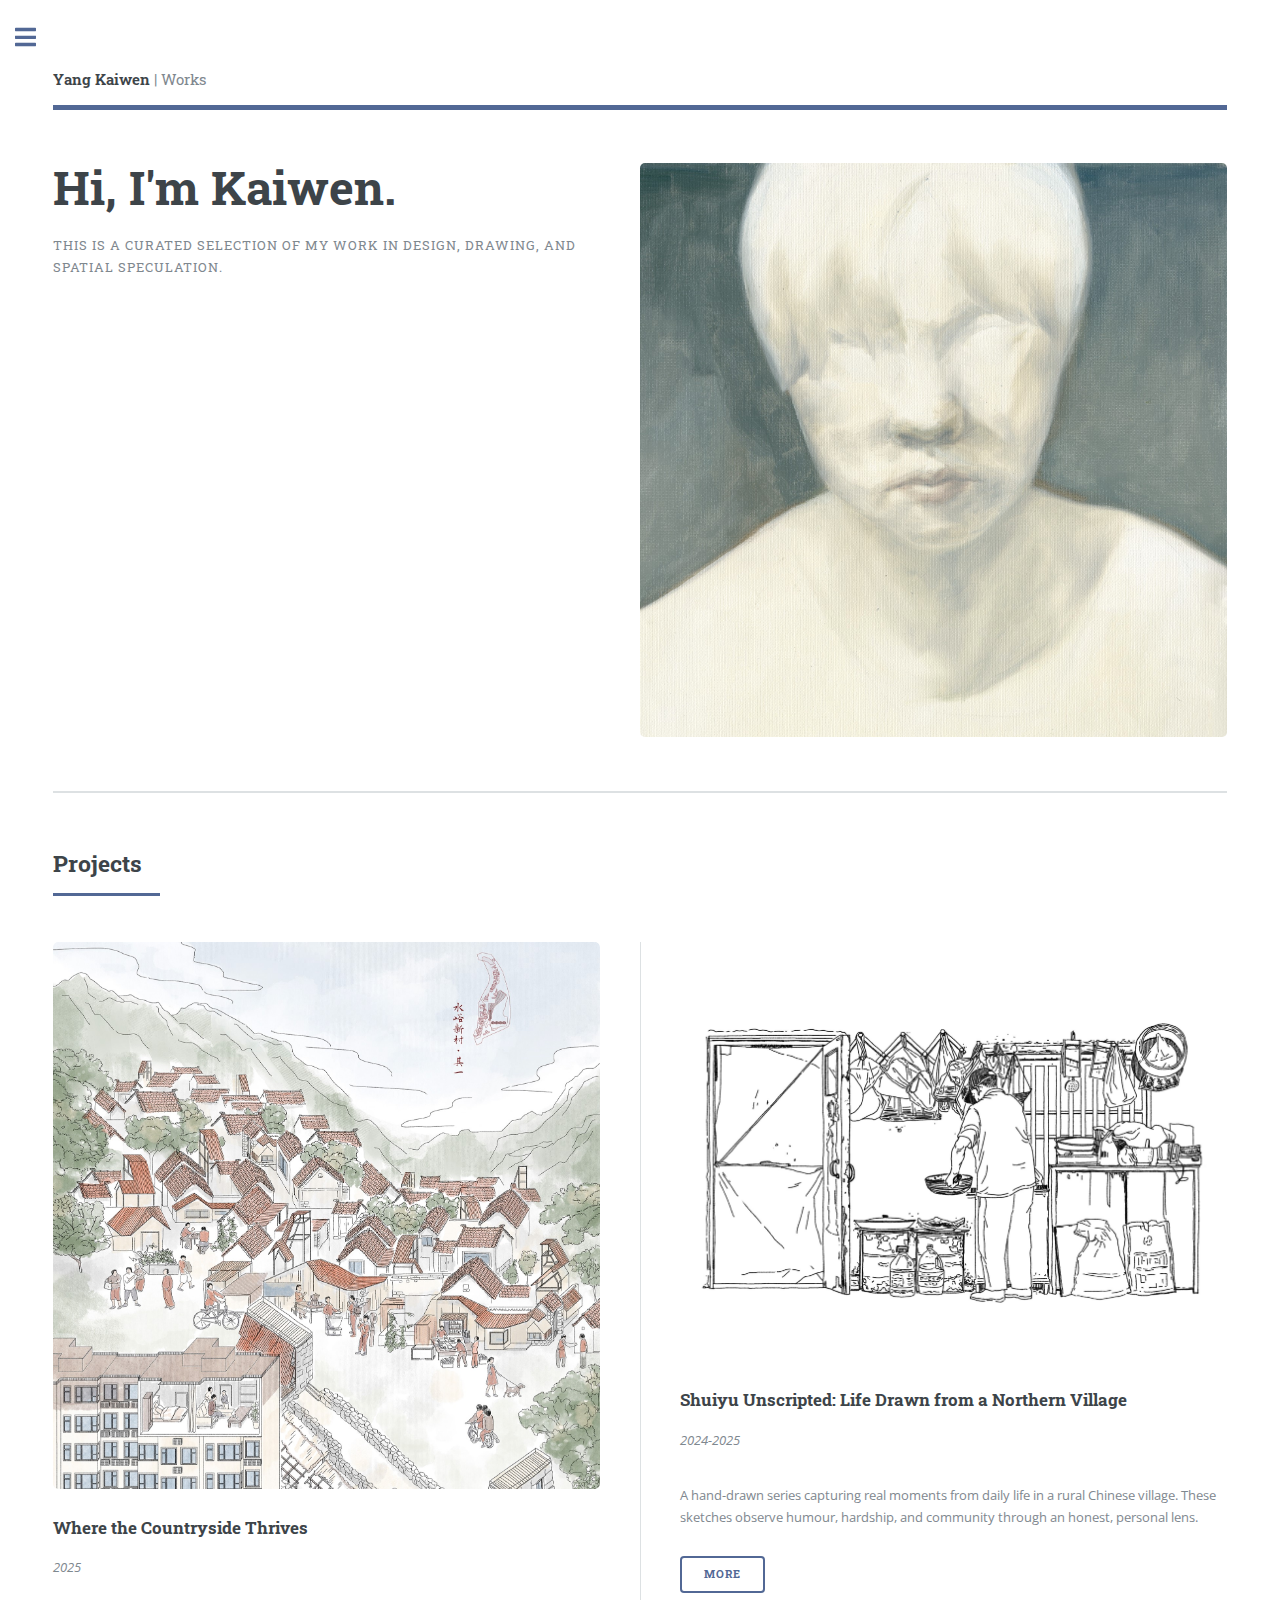
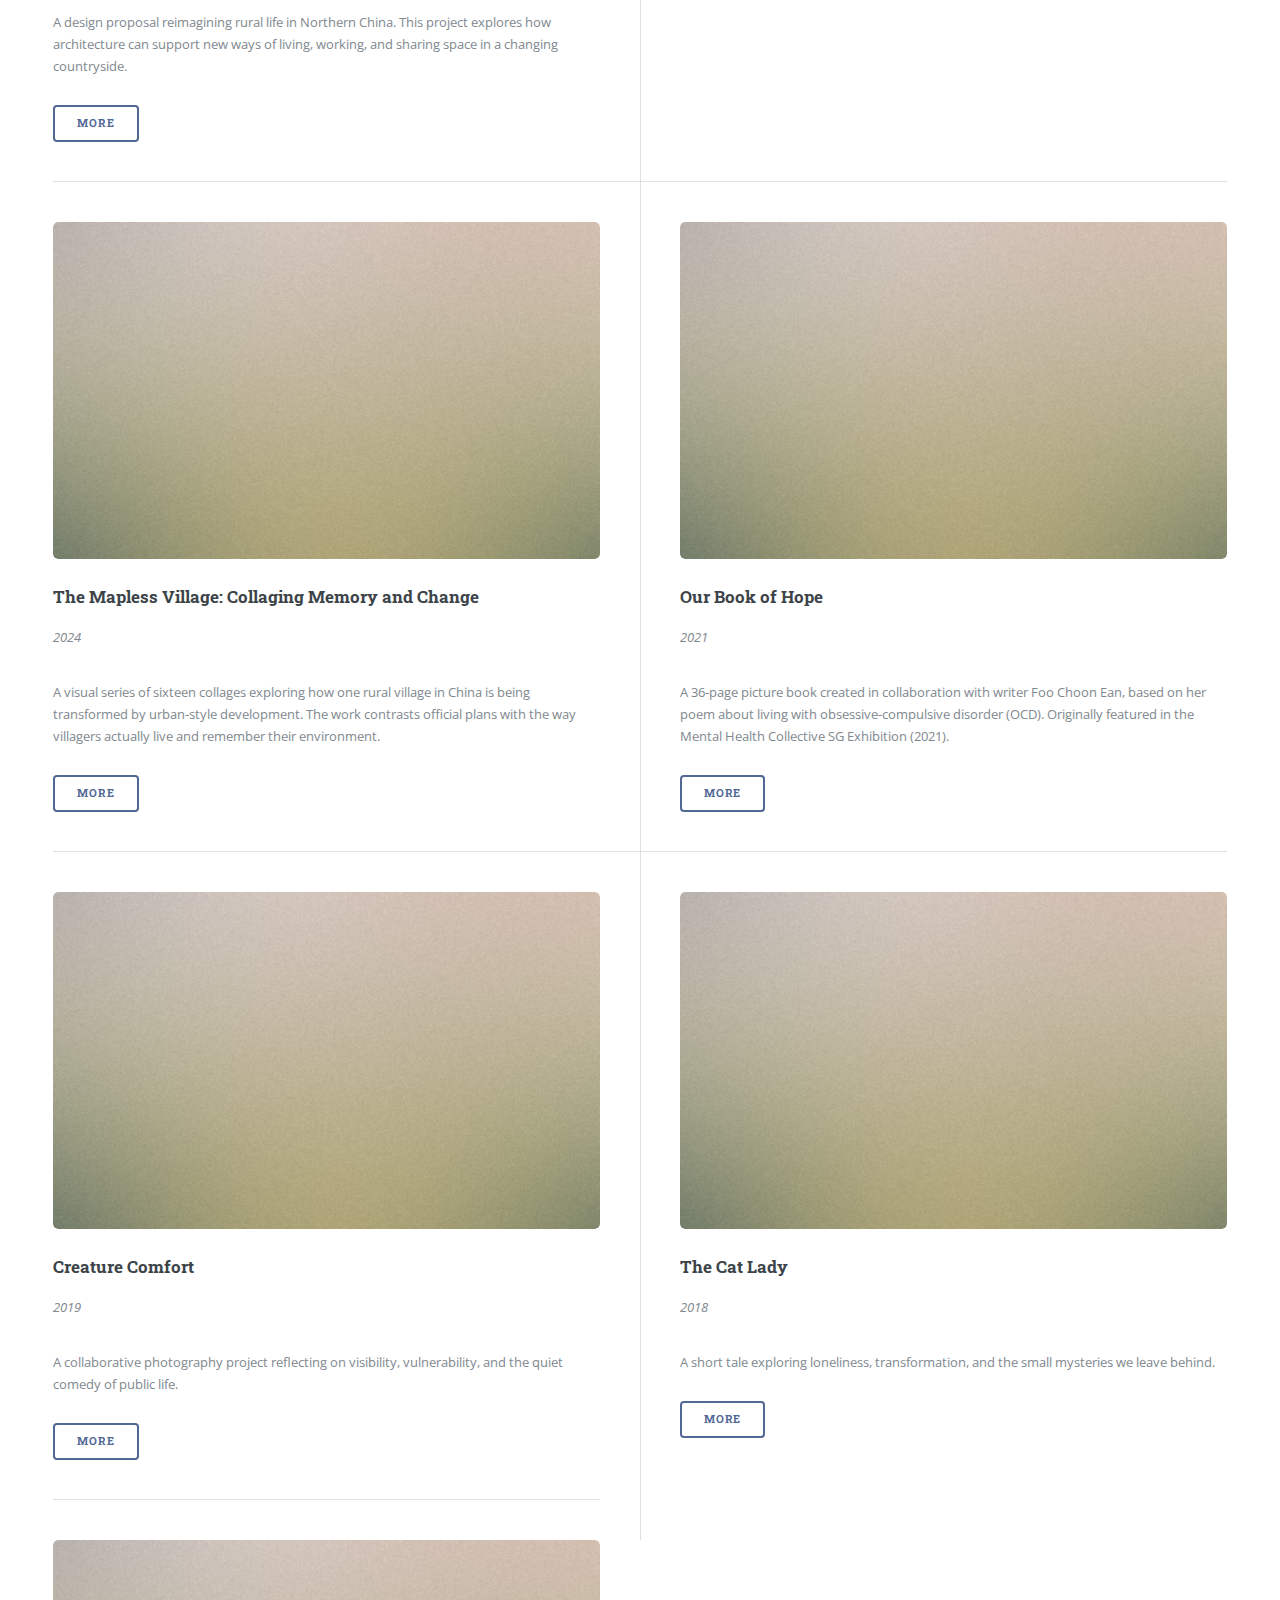
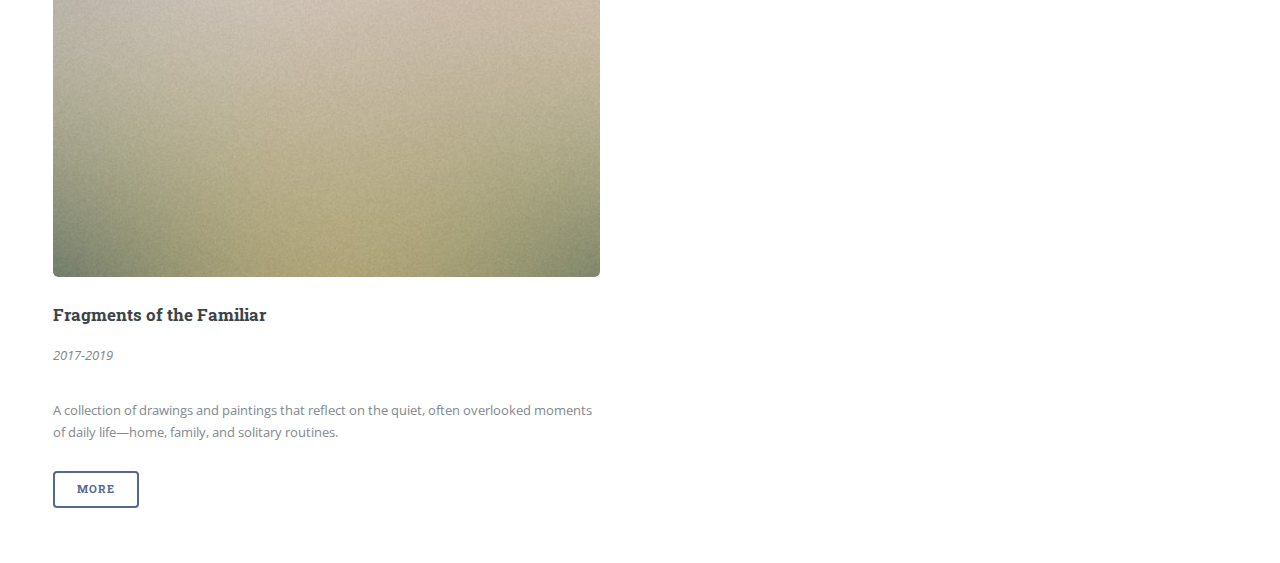
<file: index.html>
<!DOCTYPE HTML>
<!--
	Editorial by HTML5 UP
	html5up.net | @ajlkn
	Free for personal and commercial use under the CCA 3.0 license (html5up.net/license)
-->
<html>

<head>
	<title>Yang Kaiwen | Portfolio</title>
	<meta charset="utf-8" />
	<meta name="viewport" content="width=device-width, initial-scale=1, user-scalable=no" />
	<link rel="stylesheet" href="assets/css/main.css" />
</head>

<body class="is-preload">

	<!-- Wrapper -->
	<div id="wrapper">

		<!-- Main -->
		<div id="main">
			<div class="inner">

				<!-- Header -->
				<header id="header">
					<a href="index.html" class="logo"><strong>Yang Kaiwen</strong> | Works</a>
				</header>

				<!-- Banner -->
				<section id="banner">
					<div class="content">
						<header>
							<h1>Hi, I'm Kaiwen.</h1>
							<p>This is a curated selection of my work in design, drawing, and spatial speculation.</p>
						</header>

					</div>
					<span class="image object">
						<img src="images/portrait.jpg" alt="" />
					</span>
				</section>

				<!-- Section -->
				<section>
					<header class="major">
						<h2>Projects</h2>
					</header>
					<div class="posts">
						<article>
							<a href="1_thesis_design.html" class="image"><img src="images/1/cover_smol_1.jpg" alt="" /></a>

							<h3>Where the Countryside Thrives</h3>

							<ul class="alt">
								<li><i>2025</i></li>
							</ul>

							<p>A design proposal reimagining rural life in Northern China. This project explores how architecture can support new ways of living, working, and sharing space in a changing countryside.</p>

							<ul class="actions">
								<li><a href="1_thesis_design.html" class="button">More</a></li>
							</ul>
						</article>

						<article>
							<a href="2_thesis_prep.html" class="image"><img src="images/2/cover_life in the village.jpg" alt="" /></a>

							<h3>Shuiyu Unscripted: Life Drawn from a Northern Village</h3>

							<ul class="alt">
								<li><i>2024-2025</i></li>
							</ul>

							<p>A hand-drawn series capturing real moments from daily life in a rural Chinese village. These sketches observe humour, hardship, and community through an honest, personal lens.</p>

							<ul class="actions">
								<li><a href="#" class="button">More</a></li>
							</ul>
						</article>

						<article>
							<a href="3_thesis_collage.html" class="image"><img src="images/pic03.jpg" alt="" /></a>

							<h3>The Mapless Village: Collaging Memory and Change</h3>

							<ul class="alt">
								<li><i>2024</i></li>
							</ul>

							<p>A visual series of sixteen collages exploring how one rural village in China is being transformed by urban-style development. The work contrasts official plans with the way villagers actually live and remember their environment.</p>

							<ul class="actions">
								<li><a href="#" class="button">More</a></li>
							</ul>
						</article>

												<article>
							<a href="4_hope_book.html" class="image"><img src="images/pic03.jpg" alt="" /></a>

							<h3>Our Book of Hope</h3>

							<ul class="alt">
								<li><i>2021</i></li>
							</ul>

							<p>A 36-page picture book created in collaboration with writer Foo Choon Ean, based on her poem about living with obsessive-compulsive disorder (OCD). Originally featured in the Mental Health Collective SG Exhibition (2021).</p>

							<ul class="actions">
								<li><a href="#" class="button">More</a></li>
							</ul>
						</article>

						<article>
							<a href="5_creature_comfort.html" class="image"><img src="images/pic03.jpg" alt="" /></a>

							<h3>Creature Comfort</h3>

							<ul class="alt">
								<li><i>2019</i></li>
							</ul>

							<p>A collaborative photography project reflecting on visibility, vulnerability, and the quiet comedy of public life.</p>

							<ul class="actions">
								<li><a href="#" class="button">More</a></li>
							</ul>
						</article>

						<article>
							<a href="6_cat_lady.html" class="image"><img src="images/pic03.jpg" alt="" /></a>

							<h3>The Cat Lady</h3>

							<ul class="alt">
								<li><i>2018</i></li>
							</ul>

							<p>A short tale exploring loneliness, transformation, and the small mysteries we leave behind.</p>

							<ul class="actions">
								<li><a href="#" class="button">More</a></li>
							</ul>
						</article>

						<article>
							<a href="7_drawing_painting.html" class="image"><img src="images/pic03.jpg" alt="" /></a>

							<h3>Fragments of the Familiar</h3>

							<ul class="alt">
								<li><i>2017-2019</i></li>
							</ul>

							<p>A collection of drawings and paintings that reflect on the quiet, often overlooked moments of daily life—home, family, and solitary routines. </p>

							<ul class="actions">
								<li><a href="#" class="button">More</a></li>
							</ul>
						</article>

					</div>
				</section>

			</div>
		</div>

		<!-- Sidebar -->
		<div id="sidebar">
			<div class="inner">

				<!-- Menu -->
				<nav id="menu">
					<header class="major">
						<h2>Yang Kaiwen</h2>
					</header>
					<ul>
						<li><a href="index.html">Homepage</a></li>
						<li>
							<span class="opener">Projects</span>
							<ul>
								<li><a href="1_thesis_design.html">Where the Countryside Thrives</a></li>
								<li><a href="2_thesis_prep.html">Shuiyu Unscripted</a></li>
								<li><a href="3_thesis_collage.html">The Mapless Village</a></li>
								<li><a href="4_hope_book.html">Our Book of Hope</a></li>
								<li><a href="5_creature_comfort.html">Creature Comfort</a></li>
								<li><a href="6_cat_lady.html">The Cat Lady</a></li>
								<li><a href="7_drawing_painting.html">Fragments of the Familiar</a></li>
							</ul>
						</li>
						<li><a href="about.html">About</a></li>
					</ul>
				</nav>

				<!-- Section -->
				<section>
					<header class="major">
						<h2>Get in touch</h2>
					</header>

					<ul class="contact">
						<li class="icon solid fa-envelope"><a href="#">ykwbroc@gmail.com</a></li>
					</ul>
				</section>

				<!-- Footer -->
				<footer id="footer">
					<p class="copyright">&copy; Yang Kaiwen. All rights reserved.</p>
				</footer>

			</div>
		</div>

	</div>

	<!-- Scripts -->
	<script src="assets/js/jquery.min.js"></script>
	<script src="assets/js/browser.min.js"></script>
	<script src="assets/js/breakpoints.min.js"></script>
	<script src="assets/js/util.js"></script>
	<script src="assets/js/main.js"></script>

</body>

</html>
</file>
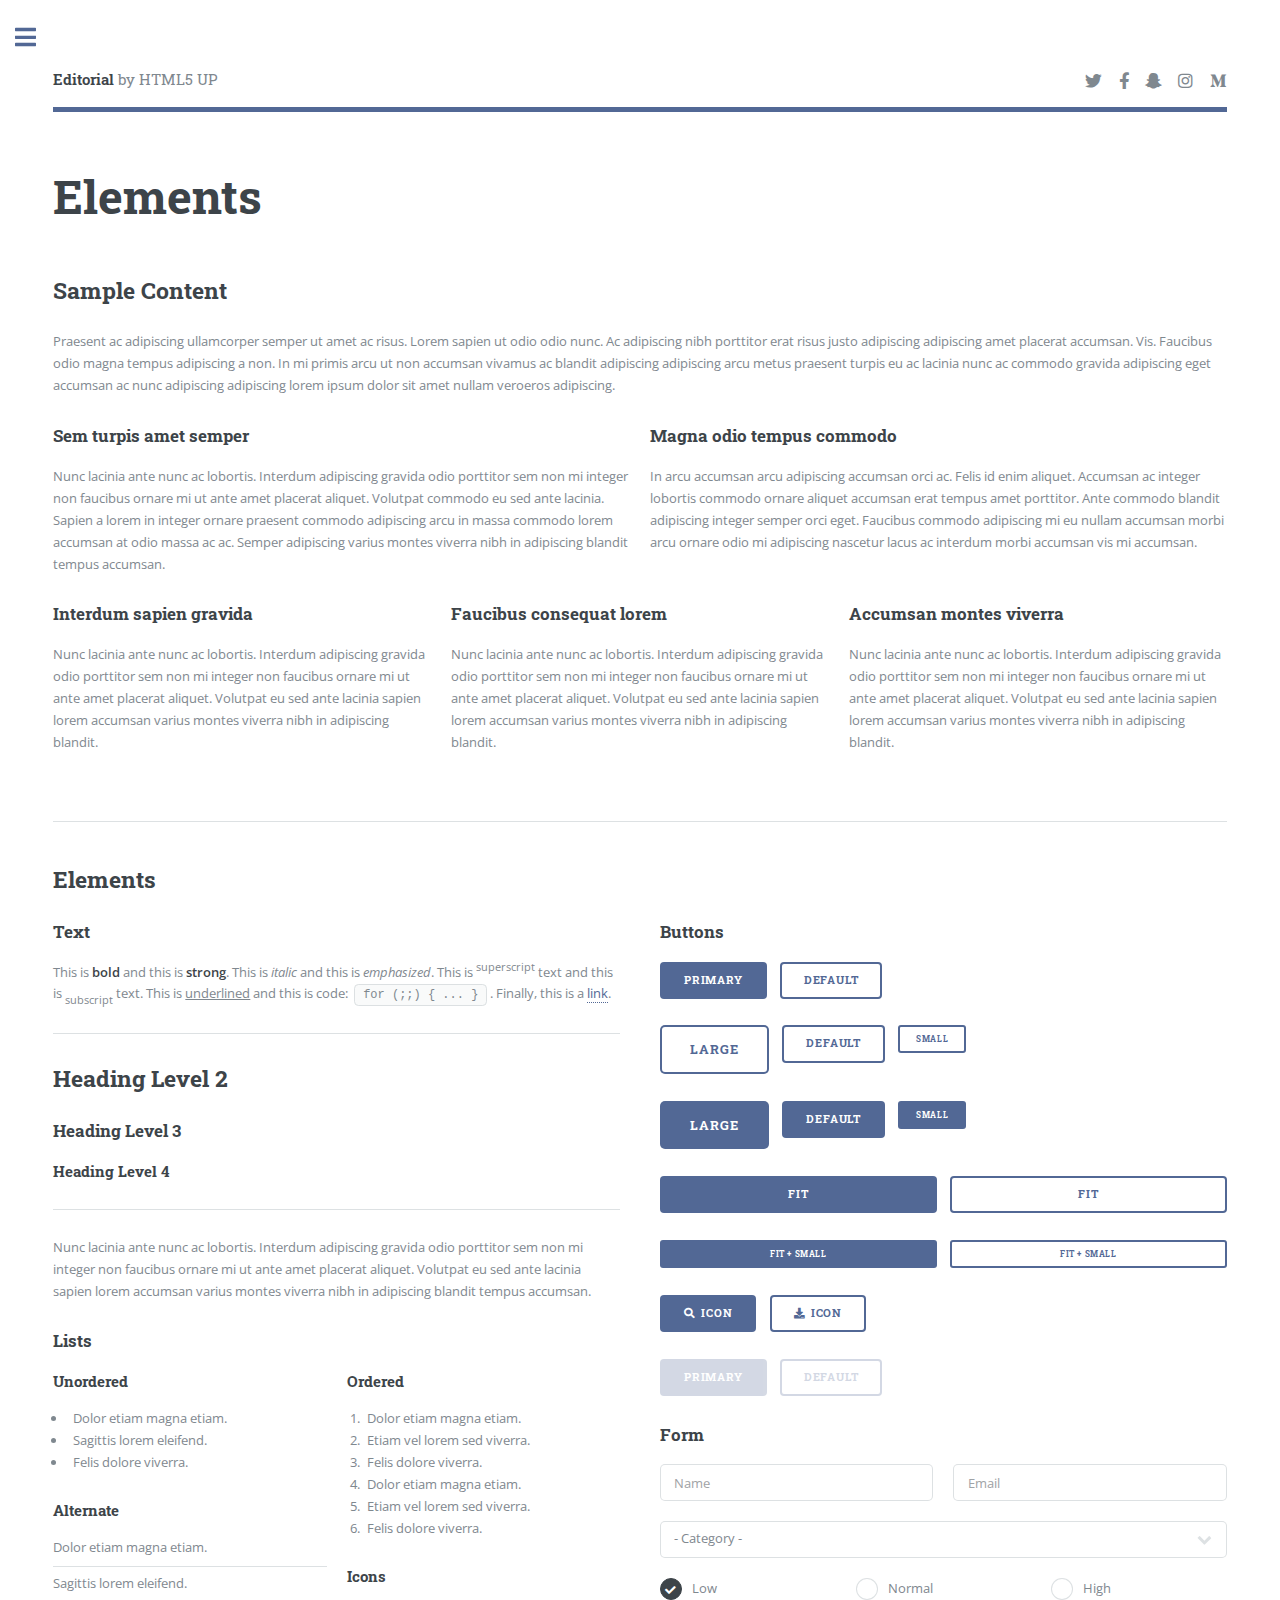
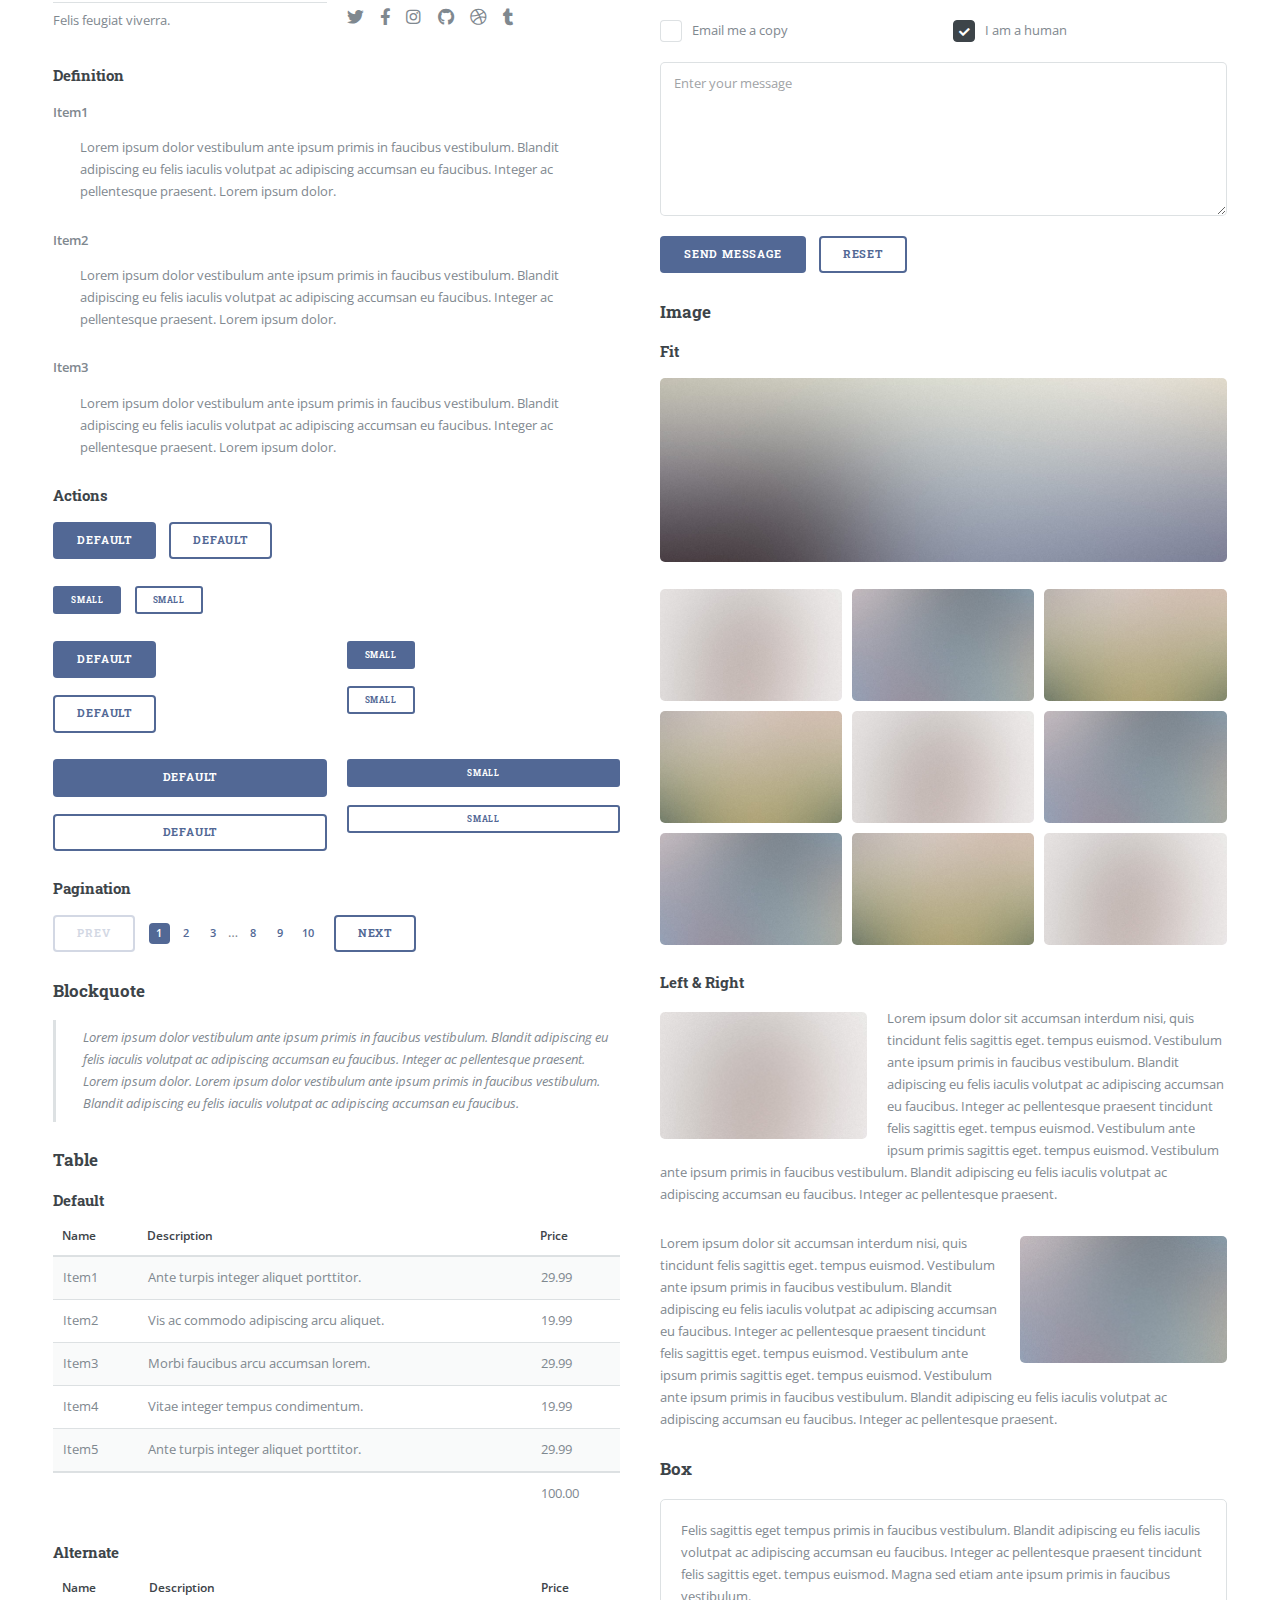
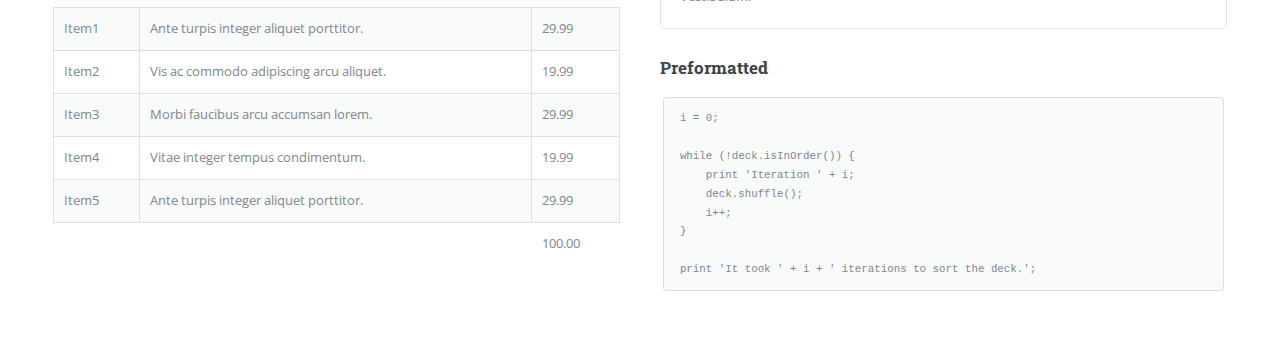
<file: elements.html>
<!DOCTYPE HTML>
<!--
	Editorial by HTML5 UP
	html5up.net | @ajlkn
	Free for personal and commercial use under the CCA 3.0 license (html5up.net/license)
-->
<html>
	<head>
		<title>Elements - Editorial by HTML5 UP</title>
		<meta charset="utf-8" />
		<meta name="viewport" content="width=device-width, initial-scale=1, user-scalable=no" />
		<link rel="stylesheet" href="assets/css/main.css" />
	</head>
	<body class="is-preload">

		<!-- Wrapper -->
			<div id="wrapper">

				<!-- Main -->
					<div id="main">
						<div class="inner">

							<!-- Header -->
								<header id="header">
									<a href="index.html" class="logo"><strong>Editorial</strong> by HTML5 UP</a>
									<ul class="icons">
										<li><a href="#" class="icon brands fa-twitter"><span class="label">Twitter</span></a></li>
										<li><a href="#" class="icon brands fa-facebook-f"><span class="label">Facebook</span></a></li>
										<li><a href="#" class="icon brands fa-snapchat-ghost"><span class="label">Snapchat</span></a></li>
										<li><a href="#" class="icon brands fa-instagram"><span class="label">Instagram</span></a></li>
										<li><a href="#" class="icon brands fa-medium-m"><span class="label">Medium</span></a></li>
									</ul>
								</header>

							<!-- Content -->
								<section>
									<header class="main">
										<h1>Elements</h1>
									</header>

									<!-- Content -->
										<h2 id="content">Sample Content</h2>
										<p>Praesent ac adipiscing ullamcorper semper ut amet ac risus. Lorem sapien ut odio odio nunc. Ac adipiscing nibh porttitor erat risus justo adipiscing adipiscing amet placerat accumsan. Vis. Faucibus odio magna tempus adipiscing a non. In mi primis arcu ut non accumsan vivamus ac blandit adipiscing adipiscing arcu metus praesent turpis eu ac lacinia nunc ac commodo gravida adipiscing eget accumsan ac nunc adipiscing adipiscing lorem ipsum dolor sit amet nullam veroeros adipiscing.</p>
										<div class="row">
											<div class="col-6 col-12-small">
												<h3>Sem turpis amet semper</h3>
												<p>Nunc lacinia ante nunc ac lobortis. Interdum adipiscing gravida odio porttitor sem non mi integer non faucibus ornare mi ut ante amet placerat aliquet. Volutpat commodo eu sed ante lacinia. Sapien a lorem in integer ornare praesent commodo adipiscing arcu in massa commodo lorem accumsan at odio massa ac ac. Semper adipiscing varius montes viverra nibh in adipiscing blandit tempus accumsan.</p>
											</div>
											<div class="col-6 col-12-small">
												<h3>Magna odio tempus commodo</h3>
												<p>In arcu accumsan arcu adipiscing accumsan orci ac. Felis id enim aliquet. Accumsan ac integer lobortis commodo ornare aliquet accumsan erat tempus amet porttitor. Ante commodo blandit adipiscing integer semper orci eget. Faucibus commodo adipiscing mi eu nullam accumsan morbi arcu ornare odio mi adipiscing nascetur lacus ac interdum morbi accumsan vis mi accumsan.</p>
											</div>
											<!-- Break -->
											<div class="col-4 col-12-medium">
												<h3>Interdum sapien gravida</h3>
												<p>Nunc lacinia ante nunc ac lobortis. Interdum adipiscing gravida odio porttitor sem non mi integer non faucibus ornare mi ut ante amet placerat aliquet. Volutpat eu sed ante lacinia sapien lorem accumsan varius montes viverra nibh in adipiscing blandit.</p>
											</div>
											<div class="col-4 col-12-medium">
												<h3>Faucibus consequat lorem</h3>
												<p>Nunc lacinia ante nunc ac lobortis. Interdum adipiscing gravida odio porttitor sem non mi integer non faucibus ornare mi ut ante amet placerat aliquet. Volutpat eu sed ante lacinia sapien lorem accumsan varius montes viverra nibh in adipiscing blandit.</p>
											</div>
											<div class="col-4 col-12-medium">
												<h3>Accumsan montes viverra</h3>
												<p>Nunc lacinia ante nunc ac lobortis. Interdum adipiscing gravida odio porttitor sem non mi integer non faucibus ornare mi ut ante amet placerat aliquet. Volutpat eu sed ante lacinia sapien lorem accumsan varius montes viverra nibh in adipiscing blandit.</p>
											</div>
										</div>

									<hr class="major" />

									<!-- Elements -->
										<h2 id="elements">Elements</h2>
										<div class="row gtr-200">
											<div class="col-6 col-12-medium">

												<!-- Text stuff -->
													<h3>Text</h3>
													<p>This is <b>bold</b> and this is <strong>strong</strong>. This is <i>italic</i> and this is <em>emphasized</em>.
													This is <sup>superscript</sup> text and this is <sub>subscript</sub> text.
													This is <u>underlined</u> and this is code: <code>for (;;) { ... }</code>.
													Finally, this is a <a href="#">link</a>.</p>
													<hr />
													<h2>Heading Level 2</h2>
													<h3>Heading Level 3</h3>
													<h4>Heading Level 4</h4>
													<hr />
													<p>Nunc lacinia ante nunc ac lobortis. Interdum adipiscing gravida odio porttitor sem non mi integer non faucibus ornare mi ut ante amet placerat aliquet. Volutpat eu sed ante lacinia sapien lorem accumsan varius montes viverra nibh in adipiscing blandit tempus accumsan.</p>

												<!-- Lists -->
													<h3>Lists</h3>
													<div class="row">
														<div class="col-6 col-12-small">

															<h4>Unordered</h4>
															<ul>
																<li>Dolor etiam magna etiam.</li>
																<li>Sagittis lorem eleifend.</li>
																<li>Felis dolore viverra.</li>
															</ul>

															<h4>Alternate</h4>
															<ul class="alt">
																<li>Dolor etiam magna etiam.</li>
																<li>Sagittis lorem eleifend.</li>
																<li>Felis feugiat viverra.</li>
															</ul>

														</div>
														<div class="col-6 col-12-small">

															<h4>Ordered</h4>
															<ol>
																<li>Dolor etiam magna etiam.</li>
																<li>Etiam vel lorem sed viverra.</li>
																<li>Felis dolore viverra.</li>
																<li>Dolor etiam magna etiam.</li>
																<li>Etiam vel lorem sed viverra.</li>
																<li>Felis dolore viverra.</li>
															</ol>

															<h4>Icons</h4>
															<ul class="icons">
																<li><a href="#" class="icon brands fa-twitter"><span class="label">Twitter</span></a></li>
																<li><a href="#" class="icon brands fa-facebook-f"><span class="label">Facebook</span></a></li>
																<li><a href="#" class="icon brands fa-instagram"><span class="label">Instagram</span></a></li>
																<li><a href="#" class="icon brands fa-github"><span class="label">Github</span></a></li>
																<li><a href="#" class="icon brands fa-dribbble"><span class="label">Dribbble</span></a></li>
																<li><a href="#" class="icon brands fa-tumblr"><span class="label">Tumblr</span></a></li>
															</ul>

														</div>
													</div>
													<h4>Definition</h4>
													<dl>
														<dt>Item1</dt>
														<dd>
															<p>Lorem ipsum dolor vestibulum ante ipsum primis in faucibus vestibulum. Blandit adipiscing eu felis iaculis volutpat ac adipiscing accumsan eu faucibus. Integer ac pellentesque praesent. Lorem ipsum dolor.</p>
														</dd>
														<dt>Item2</dt>
														<dd>
															<p>Lorem ipsum dolor vestibulum ante ipsum primis in faucibus vestibulum. Blandit adipiscing eu felis iaculis volutpat ac adipiscing accumsan eu faucibus. Integer ac pellentesque praesent. Lorem ipsum dolor.</p>
														</dd>
														<dt>Item3</dt>
														<dd>
															<p>Lorem ipsum dolor vestibulum ante ipsum primis in faucibus vestibulum. Blandit adipiscing eu felis iaculis volutpat ac adipiscing accumsan eu faucibus. Integer ac pellentesque praesent. Lorem ipsum dolor.</p>
														</dd>
													</dl>

													<h4>Actions</h4>
													<ul class="actions">
														<li><a href="#" class="button primary">Default</a></li>
														<li><a href="#" class="button">Default</a></li>
													</ul>
													<ul class="actions small">
														<li><a href="#" class="button primary small">Small</a></li>
														<li><a href="#" class="button small">Small</a></li>
													</ul>
													<div class="row">
														<div class="col-6 col-12-small">
															<ul class="actions stacked">
																<li><a href="#" class="button primary">Default</a></li>
																<li><a href="#" class="button">Default</a></li>
															</ul>
														</div>
														<div class="col-6 col-12-small">
															<ul class="actions stacked">
																<li><a href="#" class="button primary small">Small</a></li>
																<li><a href="#" class="button small">Small</a></li>
															</ul>
														</div>
														<div class="col-6 col-12-small">
															<ul class="actions stacked">
																<li><a href="#" class="button primary fit">Default</a></li>
																<li><a href="#" class="button fit">Default</a></li>
															</ul>
														</div>
														<div class="col-6 col-12-small">
															<ul class="actions stacked">
																<li><a href="#" class="button primary small fit">Small</a></li>
																<li><a href="#" class="button small fit">Small</a></li>
															</ul>
														</div>
													</div>

													<h4>Pagination</h4>
													<ul class="pagination">
														<li><span class="button disabled">Prev</span></li>
														<li><a href="#" class="page active">1</a></li>
														<li><a href="#" class="page">2</a></li>
														<li><a href="#" class="page">3</a></li>
														<li><span>&hellip;</span></li>
														<li><a href="#" class="page">8</a></li>
														<li><a href="#" class="page">9</a></li>
														<li><a href="#" class="page">10</a></li>
														<li><a href="#" class="button">Next</a></li>
													</ul>

												<!-- Blockquote -->
													<h3>Blockquote</h3>
													<blockquote>Lorem ipsum dolor vestibulum ante ipsum primis in faucibus vestibulum. Blandit adipiscing eu felis iaculis volutpat ac adipiscing accumsan eu faucibus. Integer ac pellentesque praesent. Lorem ipsum dolor. Lorem ipsum dolor vestibulum ante ipsum primis in faucibus vestibulum. Blandit adipiscing eu felis iaculis volutpat ac adipiscing accumsan eu faucibus.</blockquote>

												<!-- Table -->
													<h3>Table</h3>

													<h4>Default</h4>
													<div class="table-wrapper">
														<table>
															<thead>
																<tr>
																	<th>Name</th>
																	<th>Description</th>
																	<th>Price</th>
																</tr>
															</thead>
															<tbody>
																<tr>
																	<td>Item1</td>
																	<td>Ante turpis integer aliquet porttitor.</td>
																	<td>29.99</td>
																</tr>
																<tr>
																	<td>Item2</td>
																	<td>Vis ac commodo adipiscing arcu aliquet.</td>
																	<td>19.99</td>
																</tr>
																<tr>
																	<td>Item3</td>
																	<td> Morbi faucibus arcu accumsan lorem.</td>
																	<td>29.99</td>
																</tr>
																<tr>
																	<td>Item4</td>
																	<td>Vitae integer tempus condimentum.</td>
																	<td>19.99</td>
																</tr>
																<tr>
																	<td>Item5</td>
																	<td>Ante turpis integer aliquet porttitor.</td>
																	<td>29.99</td>
																</tr>
															</tbody>
															<tfoot>
																<tr>
																	<td colspan="2"></td>
																	<td>100.00</td>
																</tr>
															</tfoot>
														</table>
													</div>

													<h4>Alternate</h4>
													<div class="table-wrapper">
														<table class="alt">
															<thead>
																<tr>
																	<th>Name</th>
																	<th>Description</th>
																	<th>Price</th>
																</tr>
															</thead>
															<tbody>
																<tr>
																	<td>Item1</td>
																	<td>Ante turpis integer aliquet porttitor.</td>
																	<td>29.99</td>
																</tr>
																<tr>
																	<td>Item2</td>
																	<td>Vis ac commodo adipiscing arcu aliquet.</td>
																	<td>19.99</td>
																</tr>
																<tr>
																	<td>Item3</td>
																	<td> Morbi faucibus arcu accumsan lorem.</td>
																	<td>29.99</td>
																</tr>
																<tr>
																	<td>Item4</td>
																	<td>Vitae integer tempus condimentum.</td>
																	<td>19.99</td>
																</tr>
																<tr>
																	<td>Item5</td>
																	<td>Ante turpis integer aliquet porttitor.</td>
																	<td>29.99</td>
																</tr>
															</tbody>
															<tfoot>
																<tr>
																	<td colspan="2"></td>
																	<td>100.00</td>
																</tr>
															</tfoot>
														</table>
													</div>

											</div>
											<div class="col-6 col-12-medium">

												<!-- Buttons -->
													<h3>Buttons</h3>
													<ul class="actions">
														<li><a href="#" class="button primary">Primary</a></li>
														<li><a href="#" class="button">Default</a></li>
													</ul>
													<ul class="actions">
														<li><a href="#" class="button large">Large</a></li>
														<li><a href="#" class="button">Default</a></li>
														<li><a href="#" class="button small">Small</a></li>
													</ul>
													<ul class="actions">
														<li><a href="#" class="button primary large">Large</a></li>
														<li><a href="#" class="button primary">Default</a></li>
														<li><a href="#" class="button primary small">Small</a></li>
													</ul>
													<ul class="actions fit">
														<li><a href="#" class="button primary fit">Fit</a></li>
														<li><a href="#" class="button fit">Fit</a></li>
													</ul>
													<ul class="actions fit small">
														<li><a href="#" class="button primary fit small">Fit + Small</a></li>
														<li><a href="#" class="button fit small">Fit + Small</a></li>
													</ul>
													<ul class="actions">
														<li><a href="#" class="button primary icon solid fa-search">Icon</a></li>
														<li><a href="#" class="button icon solid fa-download">Icon</a></li>
													</ul>
													<ul class="actions">
														<li><span class="button primary disabled">Primary</span></li>
														<li><span class="button disabled">Default</span></li>
													</ul>

												<!-- Form -->
													<h3>Form</h3>

													<form method="post" action="#">
														<div class="row gtr-uniform">
															<div class="col-6 col-12-xsmall">
																<input type="text" name="demo-name" id="demo-name" value="" placeholder="Name" />
															</div>
															<div class="col-6 col-12-xsmall">
																<input type="email" name="demo-email" id="demo-email" value="" placeholder="Email" />
															</div>
															<!-- Break -->
															<div class="col-12">
																<select name="demo-category" id="demo-category">
																	<option value="">- Category -</option>
																	<option value="1">Manufacturing</option>
																	<option value="1">Shipping</option>
																	<option value="1">Administration</option>
																	<option value="1">Human Resources</option>
																</select>
															</div>
															<!-- Break -->
															<div class="col-4 col-12-small">
																<input type="radio" id="demo-priority-low" name="demo-priority" checked>
																<label for="demo-priority-low">Low</label>
															</div>
															<div class="col-4 col-12-small">
																<input type="radio" id="demo-priority-normal" name="demo-priority">
																<label for="demo-priority-normal">Normal</label>
															</div>
															<div class="col-4 col-12-small">
																<input type="radio" id="demo-priority-high" name="demo-priority">
																<label for="demo-priority-high">High</label>
															</div>
															<!-- Break -->
															<div class="col-6 col-12-small">
																<input type="checkbox" id="demo-copy" name="demo-copy">
																<label for="demo-copy">Email me a copy</label>
															</div>
															<div class="col-6 col-12-small">
																<input type="checkbox" id="demo-human" name="demo-human" checked>
																<label for="demo-human">I am a human</label>
															</div>
															<!-- Break -->
															<div class="col-12">
																<textarea name="demo-message" id="demo-message" placeholder="Enter your message" rows="6"></textarea>
															</div>
															<!-- Break -->
															<div class="col-12">
																<ul class="actions">
																	<li><input type="submit" value="Send Message" class="primary" /></li>
																	<li><input type="reset" value="Reset" /></li>
																</ul>
															</div>
														</div>
													</form>

												<!-- Image -->
													<h3>Image</h3>

													<h4>Fit</h4>
													<span class="image fit"><img src="images/pic11.jpg" alt="" /></span>
													<div class="box alt">
														<div class="row gtr-50 gtr-uniform">
															<div class="col-4"><span class="image fit"><img src="images/pic01.jpg" alt="" /></span></div>
															<div class="col-4"><span class="image fit"><img src="images/pic02.jpg" alt="" /></span></div>
															<div class="col-4"><span class="image fit"><img src="images/pic03.jpg" alt="" /></span></div>
															<!-- Break -->
															<div class="col-4"><span class="image fit"><img src="images/pic03.jpg" alt="" /></span></div>
															<div class="col-4"><span class="image fit"><img src="images/pic01.jpg" alt="" /></span></div>
															<div class="col-4"><span class="image fit"><img src="images/pic02.jpg" alt="" /></span></div>
															<!-- Break -->
															<div class="col-4"><span class="image fit"><img src="images/pic02.jpg" alt="" /></span></div>
															<div class="col-4"><span class="image fit"><img src="images/pic03.jpg" alt="" /></span></div>
															<div class="col-4"><span class="image fit"><img src="images/pic01.jpg" alt="" /></span></div>
														</div>
													</div>

													<h4>Left &amp; Right</h4>
													<p><span class="image left"><img src="images/pic01.jpg" alt="" /></span>Lorem ipsum dolor sit accumsan interdum nisi, quis tincidunt felis sagittis eget. tempus euismod. Vestibulum ante ipsum primis in faucibus vestibulum. Blandit adipiscing eu felis iaculis volutpat ac adipiscing accumsan eu faucibus. Integer ac pellentesque praesent tincidunt felis sagittis eget. tempus euismod. Vestibulum ante ipsum primis sagittis eget. tempus euismod. Vestibulum ante ipsum primis in faucibus vestibulum. Blandit adipiscing eu felis iaculis volutpat ac adipiscing accumsan eu faucibus. Integer ac pellentesque praesent.</p>
													<p><span class="image right"><img src="images/pic02.jpg" alt="" /></span>Lorem ipsum dolor sit accumsan interdum nisi, quis tincidunt felis sagittis eget. tempus euismod. Vestibulum ante ipsum primis in faucibus vestibulum. Blandit adipiscing eu felis iaculis volutpat ac adipiscing accumsan eu faucibus. Integer ac pellentesque praesent tincidunt felis sagittis eget. tempus euismod. Vestibulum ante ipsum primis sagittis eget. tempus euismod. Vestibulum ante ipsum primis in faucibus vestibulum. Blandit adipiscing eu felis iaculis volutpat ac adipiscing accumsan eu faucibus. Integer ac pellentesque praesent.</p>

												<!-- Box -->
													<h3>Box</h3>
													<div class="box">
														<p>Felis sagittis eget tempus primis in faucibus vestibulum. Blandit adipiscing eu felis iaculis volutpat ac adipiscing accumsan eu faucibus. Integer ac pellentesque praesent tincidunt felis sagittis eget. tempus euismod. Magna sed etiam ante ipsum primis in faucibus vestibulum.</p>
													</div>

												<!-- Preformatted Code -->
													<h3>Preformatted</h3>
													<pre><code>i = 0;

while (!deck.isInOrder()) {
    print 'Iteration ' + i;
    deck.shuffle();
    i++;
}

print 'It took ' + i + ' iterations to sort the deck.';
</code></pre>

											</div>
										</div>

								</section>

						</div>
					</div>

				<!-- Sidebar -->
					<div id="sidebar">
						<div class="inner">

							<!-- Search -->
								<section id="search" class="alt">
									<form method="post" action="#">
										<input type="text" name="query" id="query" placeholder="Search" />
									</form>
								</section>

							<!-- Menu -->
								<nav id="menu">
									<header class="major">
										<h2>Menu</h2>
									</header>
									<ul>
										<li><a href="index.html">Homepage</a></li>
										<li><a href="generic.html">Generic</a></li>
										<li><a href="elements.html">Elements</a></li>
										<li>
											<span class="opener">Submenu</span>
											<ul>
												<li><a href="#">Lorem Dolor</a></li>
												<li><a href="#">Ipsum Adipiscing</a></li>
												<li><a href="#">Tempus Magna</a></li>
												<li><a href="#">Feugiat Veroeros</a></li>
											</ul>
										</li>
										<li><a href="#">Etiam Dolore</a></li>
										<li><a href="#">Adipiscing</a></li>
										<li>
											<span class="opener">Another Submenu</span>
											<ul>
												<li><a href="#">Lorem Dolor</a></li>
												<li><a href="#">Ipsum Adipiscing</a></li>
												<li><a href="#">Tempus Magna</a></li>
												<li><a href="#">Feugiat Veroeros</a></li>
											</ul>
										</li>
										<li><a href="#">Maximus Erat</a></li>
										<li><a href="#">Sapien Mauris</a></li>
										<li><a href="#">Amet Lacinia</a></li>
									</ul>
								</nav>

							<!-- Section -->
								<section>
									<header class="major">
										<h2>Ante interdum</h2>
									</header>
									<div class="mini-posts">
										<article>
											<a href="#" class="image"><img src="images/pic07.jpg" alt="" /></a>
											<p>Aenean ornare velit lacus, ac varius enim lorem ullamcorper dolore aliquam.</p>
										</article>
										<article>
											<a href="#" class="image"><img src="images/pic08.jpg" alt="" /></a>
											<p>Aenean ornare velit lacus, ac varius enim lorem ullamcorper dolore aliquam.</p>
										</article>
										<article>
											<a href="#" class="image"><img src="images/pic09.jpg" alt="" /></a>
											<p>Aenean ornare velit lacus, ac varius enim lorem ullamcorper dolore aliquam.</p>
										</article>
									</div>
									<ul class="actions">
										<li><a href="#" class="button">More</a></li>
									</ul>
								</section>

							<!-- Section -->
								<section>
									<header class="major">
										<h2>Get in touch</h2>
									</header>
									<p>Sed varius enim lorem ullamcorper dolore aliquam aenean ornare velit lacus, ac varius enim lorem ullamcorper dolore. Proin sed aliquam facilisis ante interdum. Sed nulla amet lorem feugiat tempus aliquam.</p>
									<ul class="contact">
										<li class="icon solid fa-envelope"><a href="#">information@untitled.tld</a></li>
										<li class="icon solid fa-phone">(000) 000-0000</li>
										<li class="icon solid fa-home">1234 Somewhere Road #8254<br />
										Nashville, TN 00000-0000</li>
									</ul>
								</section>

							<!-- Footer -->
								<footer id="footer">
									<p class="copyright">&copy; Untitled. All rights reserved. Demo Images: <a href="https://unsplash.com">Unsplash</a>. Design: <a href="https://html5up.net">HTML5 UP</a>.</p>
								</footer>

						</div>
					</div>

			</div>

		<!-- Scripts -->
			<script src="assets/js/jquery.min.js"></script>
			<script src="assets/js/browser.min.js"></script>
			<script src="assets/js/breakpoints.min.js"></script>
			<script src="assets/js/util.js"></script>
			<script src="assets/js/main.js"></script>

	</body>
</html>
</file>
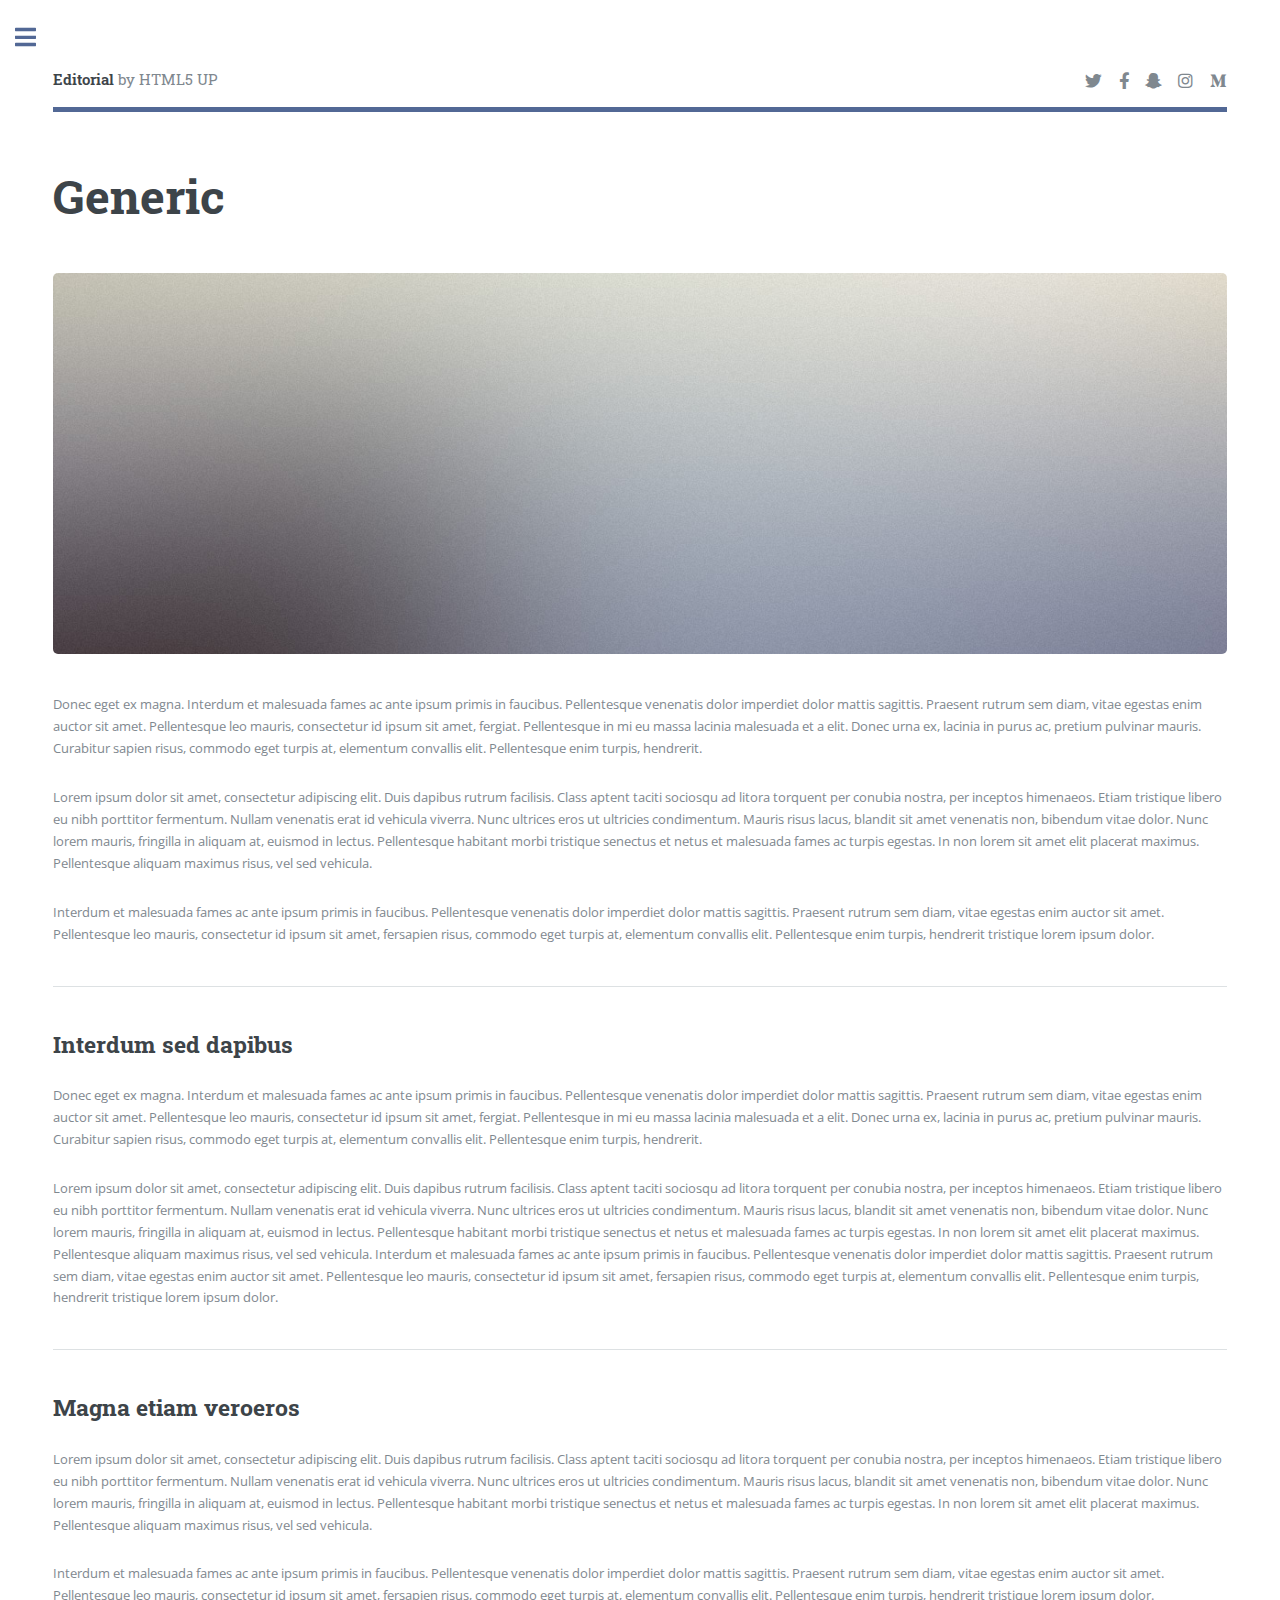
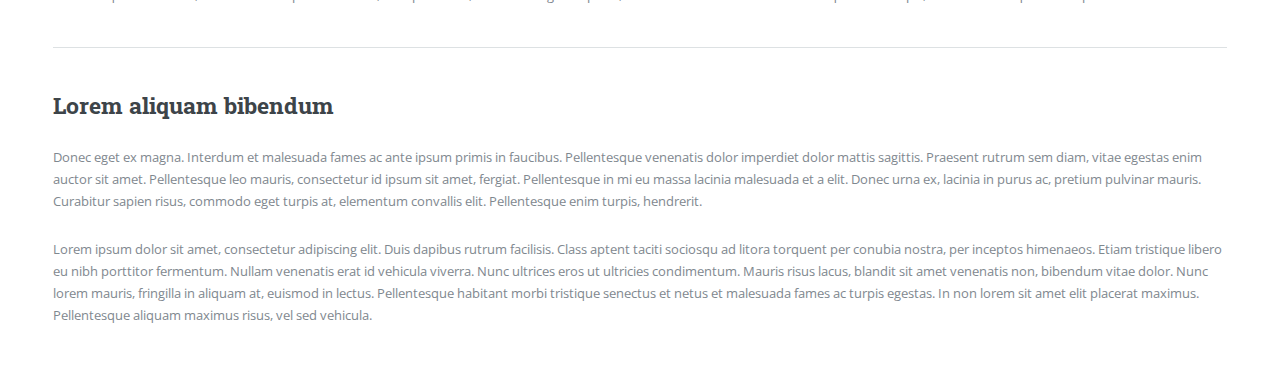
<file: generic.html>
<!DOCTYPE HTML>
<!--
	Editorial by HTML5 UP
	html5up.net | @ajlkn
	Free for personal and commercial use under the CCA 3.0 license (html5up.net/license)
-->
<html>
	<head>
		<title>Generic - Editorial by HTML5 UP</title>
		<meta charset="utf-8" />
		<meta name="viewport" content="width=device-width, initial-scale=1, user-scalable=no" />
		<link rel="stylesheet" href="assets/css/main.css" />
	</head>
	<body class="is-preload">

		<!-- Wrapper -->
			<div id="wrapper">

				<!-- Main -->
					<div id="main">
						<div class="inner">

							<!-- Header -->
								<header id="header">
									<a href="index.html" class="logo"><strong>Editorial</strong> by HTML5 UP</a>
									<ul class="icons">
										<li><a href="#" class="icon brands fa-twitter"><span class="label">Twitter</span></a></li>
										<li><a href="#" class="icon brands fa-facebook-f"><span class="label">Facebook</span></a></li>
										<li><a href="#" class="icon brands fa-snapchat-ghost"><span class="label">Snapchat</span></a></li>
										<li><a href="#" class="icon brands fa-instagram"><span class="label">Instagram</span></a></li>
										<li><a href="#" class="icon brands fa-medium-m"><span class="label">Medium</span></a></li>
									</ul>
								</header>

							<!-- Content -->
								<section>
									<header class="main">
										<h1>Generic</h1>
									</header>

									<span class="image main"><img src="images/pic11.jpg" alt="" /></span>

									<p>Donec eget ex magna. Interdum et malesuada fames ac ante ipsum primis in faucibus. Pellentesque venenatis dolor imperdiet dolor mattis sagittis. Praesent rutrum sem diam, vitae egestas enim auctor sit amet. Pellentesque leo mauris, consectetur id ipsum sit amet, fergiat. Pellentesque in mi eu massa lacinia malesuada et a elit. Donec urna ex, lacinia in purus ac, pretium pulvinar mauris. Curabitur sapien risus, commodo eget turpis at, elementum convallis elit. Pellentesque enim turpis, hendrerit.</p>
									<p>Lorem ipsum dolor sit amet, consectetur adipiscing elit. Duis dapibus rutrum facilisis. Class aptent taciti sociosqu ad litora torquent per conubia nostra, per inceptos himenaeos. Etiam tristique libero eu nibh porttitor fermentum. Nullam venenatis erat id vehicula viverra. Nunc ultrices eros ut ultricies condimentum. Mauris risus lacus, blandit sit amet venenatis non, bibendum vitae dolor. Nunc lorem mauris, fringilla in aliquam at, euismod in lectus. Pellentesque habitant morbi tristique senectus et netus et malesuada fames ac turpis egestas. In non lorem sit amet elit placerat maximus. Pellentesque aliquam maximus risus, vel sed vehicula.</p>
									<p>Interdum et malesuada fames ac ante ipsum primis in faucibus. Pellentesque venenatis dolor imperdiet dolor mattis sagittis. Praesent rutrum sem diam, vitae egestas enim auctor sit amet. Pellentesque leo mauris, consectetur id ipsum sit amet, fersapien risus, commodo eget turpis at, elementum convallis elit. Pellentesque enim turpis, hendrerit tristique lorem ipsum dolor.</p>

									<hr class="major" />

									<h2>Interdum sed dapibus</h2>
									<p>Donec eget ex magna. Interdum et malesuada fames ac ante ipsum primis in faucibus. Pellentesque venenatis dolor imperdiet dolor mattis sagittis. Praesent rutrum sem diam, vitae egestas enim auctor sit amet. Pellentesque leo mauris, consectetur id ipsum sit amet, fergiat. Pellentesque in mi eu massa lacinia malesuada et a elit. Donec urna ex, lacinia in purus ac, pretium pulvinar mauris. Curabitur sapien risus, commodo eget turpis at, elementum convallis elit. Pellentesque enim turpis, hendrerit.</p>
									<p>Lorem ipsum dolor sit amet, consectetur adipiscing elit. Duis dapibus rutrum facilisis. Class aptent taciti sociosqu ad litora torquent per conubia nostra, per inceptos himenaeos. Etiam tristique libero eu nibh porttitor fermentum. Nullam venenatis erat id vehicula viverra. Nunc ultrices eros ut ultricies condimentum. Mauris risus lacus, blandit sit amet venenatis non, bibendum vitae dolor. Nunc lorem mauris, fringilla in aliquam at, euismod in lectus. Pellentesque habitant morbi tristique senectus et netus et malesuada fames ac turpis egestas. In non lorem sit amet elit placerat maximus. Pellentesque aliquam maximus risus, vel sed vehicula. Interdum et malesuada fames ac ante ipsum primis in faucibus. Pellentesque venenatis dolor imperdiet dolor mattis sagittis. Praesent rutrum sem diam, vitae egestas enim auctor sit amet. Pellentesque leo mauris, consectetur id ipsum sit amet, fersapien risus, commodo eget turpis at, elementum convallis elit. Pellentesque enim turpis, hendrerit tristique lorem ipsum dolor.</p>

									<hr class="major" />

									<h2>Magna etiam veroeros</h2>
									<p>Lorem ipsum dolor sit amet, consectetur adipiscing elit. Duis dapibus rutrum facilisis. Class aptent taciti sociosqu ad litora torquent per conubia nostra, per inceptos himenaeos. Etiam tristique libero eu nibh porttitor fermentum. Nullam venenatis erat id vehicula viverra. Nunc ultrices eros ut ultricies condimentum. Mauris risus lacus, blandit sit amet venenatis non, bibendum vitae dolor. Nunc lorem mauris, fringilla in aliquam at, euismod in lectus. Pellentesque habitant morbi tristique senectus et netus et malesuada fames ac turpis egestas. In non lorem sit amet elit placerat maximus. Pellentesque aliquam maximus risus, vel sed vehicula.</p>
									<p>Interdum et malesuada fames ac ante ipsum primis in faucibus. Pellentesque venenatis dolor imperdiet dolor mattis sagittis. Praesent rutrum sem diam, vitae egestas enim auctor sit amet. Pellentesque leo mauris, consectetur id ipsum sit amet, fersapien risus, commodo eget turpis at, elementum convallis elit. Pellentesque enim turpis, hendrerit tristique lorem ipsum dolor.</p>

									<hr class="major" />

									<h2>Lorem aliquam bibendum</h2>
									<p>Donec eget ex magna. Interdum et malesuada fames ac ante ipsum primis in faucibus. Pellentesque venenatis dolor imperdiet dolor mattis sagittis. Praesent rutrum sem diam, vitae egestas enim auctor sit amet. Pellentesque leo mauris, consectetur id ipsum sit amet, fergiat. Pellentesque in mi eu massa lacinia malesuada et a elit. Donec urna ex, lacinia in purus ac, pretium pulvinar mauris. Curabitur sapien risus, commodo eget turpis at, elementum convallis elit. Pellentesque enim turpis, hendrerit.</p>
									<p>Lorem ipsum dolor sit amet, consectetur adipiscing elit. Duis dapibus rutrum facilisis. Class aptent taciti sociosqu ad litora torquent per conubia nostra, per inceptos himenaeos. Etiam tristique libero eu nibh porttitor fermentum. Nullam venenatis erat id vehicula viverra. Nunc ultrices eros ut ultricies condimentum. Mauris risus lacus, blandit sit amet venenatis non, bibendum vitae dolor. Nunc lorem mauris, fringilla in aliquam at, euismod in lectus. Pellentesque habitant morbi tristique senectus et netus et malesuada fames ac turpis egestas. In non lorem sit amet elit placerat maximus. Pellentesque aliquam maximus risus, vel sed vehicula.</p>

								</section>

						</div>
					</div>

				<!-- Sidebar -->
					<div id="sidebar">
						<div class="inner">

							<!-- Search -->
								<section id="search" class="alt">
									<form method="post" action="#">
										<input type="text" name="query" id="query" placeholder="Search" />
									</form>
								</section>

							<!-- Menu -->
								<nav id="menu">
									<header class="major">
										<h2>Menu</h2>
									</header>
									<ul>
										<li><a href="index.html">Homepage</a></li>
										<li><a href="generic.html">Generic</a></li>
										<li><a href="elements.html">Elements</a></li>
										<li>
											<span class="opener">Submenu</span>
											<ul>
												<li><a href="#">Lorem Dolor</a></li>
												<li><a href="#">Ipsum Adipiscing</a></li>
												<li><a href="#">Tempus Magna</a></li>
												<li><a href="#">Feugiat Veroeros</a></li>
											</ul>
										</li>
										<li><a href="#">Etiam Dolore</a></li>
										<li><a href="#">Adipiscing</a></li>
										<li>
											<span class="opener">Another Submenu</span>
											<ul>
												<li><a href="#">Lorem Dolor</a></li>
												<li><a href="#">Ipsum Adipiscing</a></li>
												<li><a href="#">Tempus Magna</a></li>
												<li><a href="#">Feugiat Veroeros</a></li>
											</ul>
										</li>
										<li><a href="#">Maximus Erat</a></li>
										<li><a href="#">Sapien Mauris</a></li>
										<li><a href="#">Amet Lacinia</a></li>
									</ul>
								</nav>

							<!-- Section -->
								<section>
									<header class="major">
										<h2>Ante interdum</h2>
									</header>
									<div class="mini-posts">
										<article>
											<a href="#" class="image"><img src="images/pic07.jpg" alt="" /></a>
											<p>Aenean ornare velit lacus, ac varius enim lorem ullamcorper dolore aliquam.</p>
										</article>
										<article>
											<a href="#" class="image"><img src="images/pic08.jpg" alt="" /></a>
											<p>Aenean ornare velit lacus, ac varius enim lorem ullamcorper dolore aliquam.</p>
										</article>
										<article>
											<a href="#" class="image"><img src="images/pic09.jpg" alt="" /></a>
											<p>Aenean ornare velit lacus, ac varius enim lorem ullamcorper dolore aliquam.</p>
										</article>
									</div>
									<ul class="actions">
										<li><a href="#" class="button">More</a></li>
									</ul>
								</section>

							<!-- Section -->
								<section>
									<header class="major">
										<h2>Get in touch</h2>
									</header>
									<p>Sed varius enim lorem ullamcorper dolore aliquam aenean ornare velit lacus, ac varius enim lorem ullamcorper dolore. Proin sed aliquam facilisis ante interdum. Sed nulla amet lorem feugiat tempus aliquam.</p>
									<ul class="contact">
										<li class="icon solid fa-envelope"><a href="#">information@untitled.tld</a></li>
										<li class="icon solid fa-phone">(000) 000-0000</li>
										<li class="icon solid fa-home">1234 Somewhere Road #8254<br />
										Nashville, TN 00000-0000</li>
									</ul>
								</section>

							<!-- Footer -->
								<footer id="footer">
									<p class="copyright">&copy; Untitled. All rights reserved. Demo Images: <a href="https://unsplash.com">Unsplash</a>. Design: <a href="https://html5up.net">HTML5 UP</a>.</p>
								</footer>

						</div>
					</div>

			</div>

		<!-- Scripts -->
			<script src="assets/js/jquery.min.js"></script>
			<script src="assets/js/browser.min.js"></script>
			<script src="assets/js/breakpoints.min.js"></script>
			<script src="assets/js/util.js"></script>
			<script src="assets/js/main.js"></script>

	</body>
</html>
</file>
<file: assets/css/main.css>
@import url(fontawesome-all.min.css);
@import url("https://fonts.googleapis.com/css?family=Open+Sans:400,600,400italic,600italic|Roboto+Slab:400,700");
/*
	Editorial by HTML5 UP
	html5up.net | @ajlkn
	Free for personal and commercial use under the CCA 3.0 license (html5up.net/license)
*/
html, body, div, span, applet, object,
iframe, h1, h2, h3, h4, h5, h6, p, blockquote,
pre, a, abbr, acronym, address, big, cite,
code, del, dfn, em, img, ins, kbd, q, s, samp,
small, strike, strong, sub, sup, tt, var, b,
u, i, center, dl, dt, dd, ol, ul, li, fieldset,
form, label, legend, table, caption, tbody,
tfoot, thead, tr, th, td, article, aside,
canvas, details, embed, figure, figcaption,
footer, header, hgroup, menu, nav, output, ruby,
section, summary, time, mark, audio, video {
  margin: 0;
  padding: 0;
  border: 0;
  font-size: 100%;
  font: inherit;
  vertical-align: baseline; }

article, aside, details, figcaption, figure,
footer, header, hgroup, menu, nav, section {
  display: block; }

body {
  line-height: 1; }

ol, ul {
  list-style: none; }

blockquote, q {
  quotes: none; }
  blockquote:before, blockquote:after, q:before, q:after {
    content: '';
    content: none; }

table {
  border-collapse: collapse;
  border-spacing: 0; }

body {
  -webkit-text-size-adjust: none; }

mark {
  background-color: transparent;
  color: inherit; }

input::-moz-focus-inner {
  border: 0;
  padding: 0; }

input, select, textarea {
  -moz-appearance: none;
  -webkit-appearance: none;
  -ms-appearance: none;
  appearance: none; }

/* Basic */
@-ms-viewport {
  width: device-width; }

body {
  -ms-overflow-style: scrollbar; }

@media screen and (max-width: 480px) {
  html, body {
    min-width: 320px; } }

html {
  box-sizing: border-box; }

*, *:before, *:after {
  box-sizing: inherit; }

body {
  background: #ffffff; }
  body.is-preload *, body.is-preload *:before, body.is-preload *:after, body.is-resizing *, body.is-resizing *:before, body.is-resizing *:after {
    -moz-animation: none !important;
    -webkit-animation: none !important;
    -ms-animation: none !important;
    animation: none !important;
    -moz-transition: none !important;
    -webkit-transition: none !important;
    -ms-transition: none !important;
    transition: none !important; }

/* Type */
body, input, select, textarea {
  color: #7f888f;
  font-family: "Open Sans", sans-serif;
  font-size: 13pt;
  font-weight: 400;
  line-height: 1.65; }
  @media screen and (max-width: 1680px) {
    body, input, select, textarea {
      font-size: 11pt; } }
  @media screen and (max-width: 1280px) {
    body, input, select, textarea {
      font-size: 10pt; } }
  @media screen and (max-width: 360px) {
    body, input, select, textarea {
      font-size: 9pt; } }

a {
  -moz-transition: color 0.2s ease-in-out, border-bottom-color 0.2s ease-in-out;
  -webkit-transition: color 0.2s ease-in-out, border-bottom-color 0.2s ease-in-out;
  -ms-transition: color 0.2s ease-in-out, border-bottom-color 0.2s ease-in-out;
  transition: color 0.2s ease-in-out, border-bottom-color 0.2s ease-in-out;
  border-bottom: dotted 1px;
  color: #526895;
  text-decoration: none; }
  a:hover {
    border-bottom-color: #526895;
    color: #526895 !important; }
    a:hover strong {
      color: inherit; }

strong, b {
  color: #3d4449;
  font-weight: 600; }

em, i {
  font-style: italic; }

p {
  margin: 0 0 2em 0; }

h1, h2, h3, h4, h5, h6 {
  color: #3d4449;
  font-family: "Roboto Slab", serif;
  font-weight: 700;
  line-height: 1.5;
  margin: 0 0 1em 0; }
  h1 a, h2 a, h3 a, h4 a, h5 a, h6 a {
    color: inherit;
    text-decoration: none;
    border-bottom: 0; }

h1 {
  font-size: 4em;
  margin: 0 0 0.5em 0;
  line-height: 1.3; }

h2 {
  font-size: 1.75em; }

h3 {
  font-size: 1.25em; }

h4 {
  font-size: 1.1em; }

h5 {
  font-size: 0.9em; }

h6 {
  font-size: 0.7em; }

@media screen and (max-width: 1680px) {
  h1 {
    font-size: 3.5em; } }

@media screen and (max-width: 980px) {
  h1 {
    font-size: 3.25em; } }

@media screen and (max-width: 736px) {
  h1 {
    font-size: 2em;
    line-height: 1.4; }
  h2 {
    font-size: 1.5em; } }

sub {
  font-size: 0.8em;
  position: relative;
  top: 0.5em; }

sup {
  font-size: 0.8em;
  position: relative;
  top: -0.5em; }

blockquote {
  border-left: solid 3px rgba(210, 215, 217, 0.75);
  font-style: italic;
  margin: 0 0 2em 0;
  padding: 0.5em 0 0.5em 2em; }

code {
  background: rgba(230, 235, 237, 0.25);
  border-radius: 0.375em;
  border: solid 1px rgba(210, 215, 217, 0.75);
  font-family: "Courier New", monospace;
  font-size: 0.9em;
  margin: 0 0.25em;
  padding: 0.25em 0.65em; }

pre {
  -webkit-overflow-scrolling: touch;
  font-family: "Courier New", monospace;
  font-size: 0.9em;
  margin: 0 0 2em 0; }
  pre code {
    display: block;
    line-height: 1.75;
    padding: 1em 1.5em;
    overflow-x: auto; }

hr {
  border: 0;
  border-bottom: solid 1px rgba(210, 215, 217, 0.75);
  margin: 2em 0; }
  hr.major {
    margin: 3em 0; }

.align-left {
  text-align: left; }

.align-center {
  text-align: center; }

.align-right {
  text-align: right; }

/* Row */
.row {
  display: flex;
  flex-wrap: wrap;
  box-sizing: border-box;
  align-items: stretch; }
  .row > * {
    box-sizing: border-box; }
  .row.gtr-uniform > * > :last-child {
    margin-bottom: 0; }
  .row.aln-left {
    justify-content: flex-start; }
  .row.aln-center {
    justify-content: center; }
  .row.aln-right {
    justify-content: flex-end; }
  .row.aln-top {
    align-items: flex-start; }
  .row.aln-middle {
    align-items: center; }
  .row.aln-bottom {
    align-items: flex-end; }
  .row > .imp {
    order: -1; }
  .row > .col-1 {
    width: 8.33333%; }
  .row > .off-1 {
    margin-left: 8.33333%; }
  .row > .col-2 {
    width: 16.66667%; }
  .row > .off-2 {
    margin-left: 16.66667%; }
  .row > .col-3 {
    width: 25%; }
  .row > .off-3 {
    margin-left: 25%; }
  .row > .col-4 {
    width: 33.33333%; }
  .row > .off-4 {
    margin-left: 33.33333%; }
  .row > .col-5 {
    width: 41.66667%; }
  .row > .off-5 {
    margin-left: 41.66667%; }
  .row > .col-6 {
    width: 50%; }
  .row > .off-6 {
    margin-left: 50%; }
  .row > .col-7 {
    width: 58.33333%; }
  .row > .off-7 {
    margin-left: 58.33333%; }
  .row > .col-8 {
    width: 66.66667%; }
  .row > .off-8 {
    margin-left: 66.66667%; }
  .row > .col-9 {
    width: 75%; }
  .row > .off-9 {
    margin-left: 75%; }
  .row > .col-10 {
    width: 83.33333%; }
  .row > .off-10 {
    margin-left: 83.33333%; }
  .row > .col-11 {
    width: 91.66667%; }
  .row > .off-11 {
    margin-left: 91.66667%; }
  .row > .col-12 {
    width: 100%; }
  .row > .off-12 {
    margin-left: 100%; }
  .row.gtr-0 {
    margin-top: 0;
    margin-left: 0em; }
    .row.gtr-0 > * {
      padding: 0 0 0 0em; }
    .row.gtr-0.gtr-uniform {
      margin-top: 0em; }
      .row.gtr-0.gtr-uniform > * {
        padding-top: 0em; }
  .row.gtr-25 {
    margin-top: 0;
    margin-left: -0.375em; }
    .row.gtr-25 > * {
      padding: 0 0 0 0.375em; }
    .row.gtr-25.gtr-uniform {
      margin-top: -0.375em; }
      .row.gtr-25.gtr-uniform > * {
        padding-top: 0.375em; }
  .row.gtr-50 {
    margin-top: 0;
    margin-left: -0.75em; }
    .row.gtr-50 > * {
      padding: 0 0 0 0.75em; }
    .row.gtr-50.gtr-uniform {
      margin-top: -0.75em; }
      .row.gtr-50.gtr-uniform > * {
        padding-top: 0.75em; }
  .row {
    margin-top: 0;
    margin-left: -1.5em; }
    .row > * {
      padding: 0 0 0 1.5em; }
    .row.gtr-uniform {
      margin-top: -1.5em; }
      .row.gtr-uniform > * {
        padding-top: 1.5em; }
  .row.gtr-150 {
    margin-top: 0;
    margin-left: -2.25em; }
    .row.gtr-150 > * {
      padding: 0 0 0 2.25em; }
    .row.gtr-150.gtr-uniform {
      margin-top: -2.25em; }
      .row.gtr-150.gtr-uniform > * {
        padding-top: 2.25em; }
  .row.gtr-200 {
    margin-top: 0;
    margin-left: -3em; }
    .row.gtr-200 > * {
      padding: 0 0 0 3em; }
    .row.gtr-200.gtr-uniform {
      margin-top: -3em; }
      .row.gtr-200.gtr-uniform > * {
        padding-top: 3em; }
  @media screen and (max-width: 1680px) {
    .row {
      display: flex;
      flex-wrap: wrap;
      box-sizing: border-box;
      align-items: stretch; }
      .row > * {
        box-sizing: border-box; }
      .row.gtr-uniform > * > :last-child {
        margin-bottom: 0; }
      .row.aln-left {
        justify-content: flex-start; }
      .row.aln-center {
        justify-content: center; }
      .row.aln-right {
        justify-content: flex-end; }
      .row.aln-top {
        align-items: flex-start; }
      .row.aln-middle {
        align-items: center; }
      .row.aln-bottom {
        align-items: flex-end; }
      .row > .imp-xlarge {
        order: -1; }
      .row > .col-1-xlarge {
        width: 8.33333%; }
      .row > .off-1-xlarge {
        margin-left: 8.33333%; }
      .row > .col-2-xlarge {
        width: 16.66667%; }
      .row > .off-2-xlarge {
        margin-left: 16.66667%; }
      .row > .col-3-xlarge {
        width: 25%; }
      .row > .off-3-xlarge {
        margin-left: 25%; }
      .row > .col-4-xlarge {
        width: 33.33333%; }
      .row > .off-4-xlarge {
        margin-left: 33.33333%; }
      .row > .col-5-xlarge {
        width: 41.66667%; }
      .row > .off-5-xlarge {
        margin-left: 41.66667%; }
      .row > .col-6-xlarge {
        width: 50%; }
      .row > .off-6-xlarge {
        margin-left: 50%; }
      .row > .col-7-xlarge {
        width: 58.33333%; }
      .row > .off-7-xlarge {
        margin-left: 58.33333%; }
      .row > .col-8-xlarge {
        width: 66.66667%; }
      .row > .off-8-xlarge {
        margin-left: 66.66667%; }
      .row > .col-9-xlarge {
        width: 75%; }
      .row > .off-9-xlarge {
        margin-left: 75%; }
      .row > .col-10-xlarge {
        width: 83.33333%; }
      .row > .off-10-xlarge {
        margin-left: 83.33333%; }
      .row > .col-11-xlarge {
        width: 91.66667%; }
      .row > .off-11-xlarge {
        margin-left: 91.66667%; }
      .row > .col-12-xlarge {
        width: 100%; }
      .row > .off-12-xlarge {
        margin-left: 100%; }
      .row.gtr-0 {
        margin-top: 0;
        margin-left: 0em; }
        .row.gtr-0 > * {
          padding: 0 0 0 0em; }
        .row.gtr-0.gtr-uniform {
          margin-top: 0em; }
          .row.gtr-0.gtr-uniform > * {
            padding-top: 0em; }
      .row.gtr-25 {
        margin-top: 0;
        margin-left: -0.375em; }
        .row.gtr-25 > * {
          padding: 0 0 0 0.375em; }
        .row.gtr-25.gtr-uniform {
          margin-top: -0.375em; }
          .row.gtr-25.gtr-uniform > * {
            padding-top: 0.375em; }
      .row.gtr-50 {
        margin-top: 0;
        margin-left: -0.75em; }
        .row.gtr-50 > * {
          padding: 0 0 0 0.75em; }
        .row.gtr-50.gtr-uniform {
          margin-top: -0.75em; }
          .row.gtr-50.gtr-uniform > * {
            padding-top: 0.75em; }
      .row {
        margin-top: 0;
        margin-left: -1.5em; }
        .row > * {
          padding: 0 0 0 1.5em; }
        .row.gtr-uniform {
          margin-top: -1.5em; }
          .row.gtr-uniform > * {
            padding-top: 1.5em; }
      .row.gtr-150 {
        margin-top: 0;
        margin-left: -2.25em; }
        .row.gtr-150 > * {
          padding: 0 0 0 2.25em; }
        .row.gtr-150.gtr-uniform {
          margin-top: -2.25em; }
          .row.gtr-150.gtr-uniform > * {
            padding-top: 2.25em; }
      .row.gtr-200 {
        margin-top: 0;
        margin-left: -3em; }
        .row.gtr-200 > * {
          padding: 0 0 0 3em; }
        .row.gtr-200.gtr-uniform {
          margin-top: -3em; }
          .row.gtr-200.gtr-uniform > * {
            padding-top: 3em; } }
  @media screen and (max-width: 1280px) {
    .row {
      display: flex;
      flex-wrap: wrap;
      box-sizing: border-box;
      align-items: stretch; }
      .row > * {
        box-sizing: border-box; }
      .row.gtr-uniform > * > :last-child {
        margin-bottom: 0; }
      .row.aln-left {
        justify-content: flex-start; }
      .row.aln-center {
        justify-content: center; }
      .row.aln-right {
        justify-content: flex-end; }
      .row.aln-top {
        align-items: flex-start; }
      .row.aln-middle {
        align-items: center; }
      .row.aln-bottom {
        align-items: flex-end; }
      .row > .imp-large {
        order: -1; }
      .row > .col-1-large {
        width: 8.33333%; }
      .row > .off-1-large {
        margin-left: 8.33333%; }
      .row > .col-2-large {
        width: 16.66667%; }
      .row > .off-2-large {
        margin-left: 16.66667%; }
      .row > .col-3-large {
        width: 25%; }
      .row > .off-3-large {
        margin-left: 25%; }
      .row > .col-4-large {
        width: 33.33333%; }
      .row > .off-4-large {
        margin-left: 33.33333%; }
      .row > .col-5-large {
        width: 41.66667%; }
      .row > .off-5-large {
        margin-left: 41.66667%; }
      .row > .col-6-large {
        width: 50%; }
      .row > .off-6-large {
        margin-left: 50%; }
      .row > .col-7-large {
        width: 58.33333%; }
      .row > .off-7-large {
        margin-left: 58.33333%; }
      .row > .col-8-large {
        width: 66.66667%; }
      .row > .off-8-large {
        margin-left: 66.66667%; }
      .row > .col-9-large {
        width: 75%; }
      .row > .off-9-large {
        margin-left: 75%; }
      .row > .col-10-large {
        width: 83.33333%; }
      .row > .off-10-large {
        margin-left: 83.33333%; }
      .row > .col-11-large {
        width: 91.66667%; }
      .row > .off-11-large {
        margin-left: 91.66667%; }
      .row > .col-12-large {
        width: 100%; }
      .row > .off-12-large {
        margin-left: 100%; }
      .row.gtr-0 {
        margin-top: 0;
        margin-left: 0em; }
        .row.gtr-0 > * {
          padding: 0 0 0 0em; }
        .row.gtr-0.gtr-uniform {
          margin-top: 0em; }
          .row.gtr-0.gtr-uniform > * {
            padding-top: 0em; }
      .row.gtr-25 {
        margin-top: 0;
        margin-left: -0.375em; }
        .row.gtr-25 > * {
          padding: 0 0 0 0.375em; }
        .row.gtr-25.gtr-uniform {
          margin-top: -0.375em; }
          .row.gtr-25.gtr-uniform > * {
            padding-top: 0.375em; }
      .row.gtr-50 {
        margin-top: 0;
        margin-left: -0.75em; }
        .row.gtr-50 > * {
          padding: 0 0 0 0.75em; }
        .row.gtr-50.gtr-uniform {
          margin-top: -0.75em; }
          .row.gtr-50.gtr-uniform > * {
            padding-top: 0.75em; }
      .row {
        margin-top: 0;
        margin-left: -1.5em; }
        .row > * {
          padding: 0 0 0 1.5em; }
        .row.gtr-uniform {
          margin-top: -1.5em; }
          .row.gtr-uniform > * {
            padding-top: 1.5em; }
      .row.gtr-150 {
        margin-top: 0;
        margin-left: -2.25em; }
        .row.gtr-150 > * {
          padding: 0 0 0 2.25em; }
        .row.gtr-150.gtr-uniform {
          margin-top: -2.25em; }
          .row.gtr-150.gtr-uniform > * {
            padding-top: 2.25em; }
      .row.gtr-200 {
        margin-top: 0;
        margin-left: -3em; }
        .row.gtr-200 > * {
          padding: 0 0 0 3em; }
        .row.gtr-200.gtr-uniform {
          margin-top: -3em; }
          .row.gtr-200.gtr-uniform > * {
            padding-top: 3em; } }
  @media screen and (max-width: 980px) {
    .row {
      display: flex;
      flex-wrap: wrap;
      box-sizing: border-box;
      align-items: stretch; }
      .row > * {
        box-sizing: border-box; }
      .row.gtr-uniform > * > :last-child {
        margin-bottom: 0; }
      .row.aln-left {
        justify-content: flex-start; }
      .row.aln-center {
        justify-content: center; }
      .row.aln-right {
        justify-content: flex-end; }
      .row.aln-top {
        align-items: flex-start; }
      .row.aln-middle {
        align-items: center; }
      .row.aln-bottom {
        align-items: flex-end; }
      .row > .imp-medium {
        order: -1; }
      .row > .col-1-medium {
        width: 8.33333%; }
      .row > .off-1-medium {
        margin-left: 8.33333%; }
      .row > .col-2-medium {
        width: 16.66667%; }
      .row > .off-2-medium {
        margin-left: 16.66667%; }
      .row > .col-3-medium {
        width: 25%; }
      .row > .off-3-medium {
        margin-left: 25%; }
      .row > .col-4-medium {
        width: 33.33333%; }
      .row > .off-4-medium {
        margin-left: 33.33333%; }
      .row > .col-5-medium {
        width: 41.66667%; }
      .row > .off-5-medium {
        margin-left: 41.66667%; }
      .row > .col-6-medium {
        width: 50%; }
      .row > .off-6-medium {
        margin-left: 50%; }
      .row > .col-7-medium {
        width: 58.33333%; }
      .row > .off-7-medium {
        margin-left: 58.33333%; }
      .row > .col-8-medium {
        width: 66.66667%; }
      .row > .off-8-medium {
        margin-left: 66.66667%; }
      .row > .col-9-medium {
        width: 75%; }
      .row > .off-9-medium {
        margin-left: 75%; }
      .row > .col-10-medium {
        width: 83.33333%; }
      .row > .off-10-medium {
        margin-left: 83.33333%; }
      .row > .col-11-medium {
        width: 91.66667%; }
      .row > .off-11-medium {
        margin-left: 91.66667%; }
      .row > .col-12-medium {
        width: 100%; }
      .row > .off-12-medium {
        margin-left: 100%; }
      .row.gtr-0 {
        margin-top: 0;
        margin-left: 0em; }
        .row.gtr-0 > * {
          padding: 0 0 0 0em; }
        .row.gtr-0.gtr-uniform {
          margin-top: 0em; }
          .row.gtr-0.gtr-uniform > * {
            padding-top: 0em; }
      .row.gtr-25 {
        margin-top: 0;
        margin-left: -0.375em; }
        .row.gtr-25 > * {
          padding: 0 0 0 0.375em; }
        .row.gtr-25.gtr-uniform {
          margin-top: -0.375em; }
          .row.gtr-25.gtr-uniform > * {
            padding-top: 0.375em; }
      .row.gtr-50 {
        margin-top: 0;
        margin-left: -0.75em; }
        .row.gtr-50 > * {
          padding: 0 0 0 0.75em; }
        .row.gtr-50.gtr-uniform {
          margin-top: -0.75em; }
          .row.gtr-50.gtr-uniform > * {
            padding-top: 0.75em; }
      .row {
        margin-top: 0;
        margin-left: -1.5em; }
        .row > * {
          padding: 0 0 0 1.5em; }
        .row.gtr-uniform {
          margin-top: -1.5em; }
          .row.gtr-uniform > * {
            padding-top: 1.5em; }
      .row.gtr-150 {
        margin-top: 0;
        margin-left: -2.25em; }
        .row.gtr-150 > * {
          padding: 0 0 0 2.25em; }
        .row.gtr-150.gtr-uniform {
          margin-top: -2.25em; }
          .row.gtr-150.gtr-uniform > * {
            padding-top: 2.25em; }
      .row.gtr-200 {
        margin-top: 0;
        margin-left: -3em; }
        .row.gtr-200 > * {
          padding: 0 0 0 3em; }
        .row.gtr-200.gtr-uniform {
          margin-top: -3em; }
          .row.gtr-200.gtr-uniform > * {
            padding-top: 3em; } }
  @media screen and (max-width: 736px) {
    .row {
      display: flex;
      flex-wrap: wrap;
      box-sizing: border-box;
      align-items: stretch; }
      .row > * {
        box-sizing: border-box; }
      .row.gtr-uniform > * > :last-child {
        margin-bottom: 0; }
      .row.aln-left {
        justify-content: flex-start; }
      .row.aln-center {
        justify-content: center; }
      .row.aln-right {
        justify-content: flex-end; }
      .row.aln-top {
        align-items: flex-start; }
      .row.aln-middle {
        align-items: center; }
      .row.aln-bottom {
        align-items: flex-end; }
      .row > .imp-small {
        order: -1; }
      .row > .col-1-small {
        width: 8.33333%; }
      .row > .off-1-small {
        margin-left: 8.33333%; }
      .row > .col-2-small {
        width: 16.66667%; }
      .row > .off-2-small {
        margin-left: 16.66667%; }
      .row > .col-3-small {
        width: 25%; }
      .row > .off-3-small {
        margin-left: 25%; }
      .row > .col-4-small {
        width: 33.33333%; }
      .row > .off-4-small {
        margin-left: 33.33333%; }
      .row > .col-5-small {
        width: 41.66667%; }
      .row > .off-5-small {
        margin-left: 41.66667%; }
      .row > .col-6-small {
        width: 50%; }
      .row > .off-6-small {
        margin-left: 50%; }
      .row > .col-7-small {
        width: 58.33333%; }
      .row > .off-7-small {
        margin-left: 58.33333%; }
      .row > .col-8-small {
        width: 66.66667%; }
      .row > .off-8-small {
        margin-left: 66.66667%; }
      .row > .col-9-small {
        width: 75%; }
      .row > .off-9-small {
        margin-left: 75%; }
      .row > .col-10-small {
        width: 83.33333%; }
      .row > .off-10-small {
        margin-left: 83.33333%; }
      .row > .col-11-small {
        width: 91.66667%; }
      .row > .off-11-small {
        margin-left: 91.66667%; }
      .row > .col-12-small {
        width: 100%; }
      .row > .off-12-small {
        margin-left: 100%; }
      .row.gtr-0 {
        margin-top: 0;
        margin-left: 0em; }
        .row.gtr-0 > * {
          padding: 0 0 0 0em; }
        .row.gtr-0.gtr-uniform {
          margin-top: 0em; }
          .row.gtr-0.gtr-uniform > * {
            padding-top: 0em; }
      .row.gtr-25 {
        margin-top: 0;
        margin-left: -0.375em; }
        .row.gtr-25 > * {
          padding: 0 0 0 0.375em; }
        .row.gtr-25.gtr-uniform {
          margin-top: -0.375em; }
          .row.gtr-25.gtr-uniform > * {
            padding-top: 0.375em; }
      .row.gtr-50 {
        margin-top: 0;
        margin-left: -0.75em; }
        .row.gtr-50 > * {
          padding: 0 0 0 0.75em; }
        .row.gtr-50.gtr-uniform {
          margin-top: -0.75em; }
          .row.gtr-50.gtr-uniform > * {
            padding-top: 0.75em; }
      .row {
        margin-top: 0;
        margin-left: -1.5em; }
        .row > * {
          padding: 0 0 0 1.5em; }
        .row.gtr-uniform {
          margin-top: -1.5em; }
          .row.gtr-uniform > * {
            padding-top: 1.5em; }
      .row.gtr-150 {
        margin-top: 0;
        margin-left: -2.25em; }
        .row.gtr-150 > * {
          padding: 0 0 0 2.25em; }
        .row.gtr-150.gtr-uniform {
          margin-top: -2.25em; }
          .row.gtr-150.gtr-uniform > * {
            padding-top: 2.25em; }
      .row.gtr-200 {
        margin-top: 0;
        margin-left: -3em; }
        .row.gtr-200 > * {
          padding: 0 0 0 3em; }
        .row.gtr-200.gtr-uniform {
          margin-top: -3em; }
          .row.gtr-200.gtr-uniform > * {
            padding-top: 3em; } }
  @media screen and (max-width: 480px) {
    .row {
      display: flex;
      flex-wrap: wrap;
      box-sizing: border-box;
      align-items: stretch; }
      .row > * {
        box-sizing: border-box; }
      .row.gtr-uniform > * > :last-child {
        margin-bottom: 0; }
      .row.aln-left {
        justify-content: flex-start; }
      .row.aln-center {
        justify-content: center; }
      .row.aln-right {
        justify-content: flex-end; }
      .row.aln-top {
        align-items: flex-start; }
      .row.aln-middle {
        align-items: center; }
      .row.aln-bottom {
        align-items: flex-end; }
      .row > .imp-xsmall {
        order: -1; }
      .row > .col-1-xsmall {
        width: 8.33333%; }
      .row > .off-1-xsmall {
        margin-left: 8.33333%; }
      .row > .col-2-xsmall {
        width: 16.66667%; }
      .row > .off-2-xsmall {
        margin-left: 16.66667%; }
      .row > .col-3-xsmall {
        width: 25%; }
      .row > .off-3-xsmall {
        margin-left: 25%; }
      .row > .col-4-xsmall {
        width: 33.33333%; }
      .row > .off-4-xsmall {
        margin-left: 33.33333%; }
      .row > .col-5-xsmall {
        width: 41.66667%; }
      .row > .off-5-xsmall {
        margin-left: 41.66667%; }
      .row > .col-6-xsmall {
        width: 50%; }
      .row > .off-6-xsmall {
        margin-left: 50%; }
      .row > .col-7-xsmall {
        width: 58.33333%; }
      .row > .off-7-xsmall {
        margin-left: 58.33333%; }
      .row > .col-8-xsmall {
        width: 66.66667%; }
      .row > .off-8-xsmall {
        margin-left: 66.66667%; }
      .row > .col-9-xsmall {
        width: 75%; }
      .row > .off-9-xsmall {
        margin-left: 75%; }
      .row > .col-10-xsmall {
        width: 83.33333%; }
      .row > .off-10-xsmall {
        margin-left: 83.33333%; }
      .row > .col-11-xsmall {
        width: 91.66667%; }
      .row > .off-11-xsmall {
        margin-left: 91.66667%; }
      .row > .col-12-xsmall {
        width: 100%; }
      .row > .off-12-xsmall {
        margin-left: 100%; }
      .row.gtr-0 {
        margin-top: 0;
        margin-left: 0em; }
        .row.gtr-0 > * {
          padding: 0 0 0 0em; }
        .row.gtr-0.gtr-uniform {
          margin-top: 0em; }
          .row.gtr-0.gtr-uniform > * {
            padding-top: 0em; }
      .row.gtr-25 {
        margin-top: 0;
        margin-left: -0.375em; }
        .row.gtr-25 > * {
          padding: 0 0 0 0.375em; }
        .row.gtr-25.gtr-uniform {
          margin-top: -0.375em; }
          .row.gtr-25.gtr-uniform > * {
            padding-top: 0.375em; }
      .row.gtr-50 {
        margin-top: 0;
        margin-left: -0.75em; }
        .row.gtr-50 > * {
          padding: 0 0 0 0.75em; }
        .row.gtr-50.gtr-uniform {
          margin-top: -0.75em; }
          .row.gtr-50.gtr-uniform > * {
            padding-top: 0.75em; }
      .row {
        margin-top: 0;
        margin-left: -1.5em; }
        .row > * {
          padding: 0 0 0 1.5em; }
        .row.gtr-uniform {
          margin-top: -1.5em; }
          .row.gtr-uniform > * {
            padding-top: 1.5em; }
      .row.gtr-150 {
        margin-top: 0;
        margin-left: -2.25em; }
        .row.gtr-150 > * {
          padding: 0 0 0 2.25em; }
        .row.gtr-150.gtr-uniform {
          margin-top: -2.25em; }
          .row.gtr-150.gtr-uniform > * {
            padding-top: 2.25em; }
      .row.gtr-200 {
        margin-top: 0;
        margin-left: -3em; }
        .row.gtr-200 > * {
          padding: 0 0 0 3em; }
        .row.gtr-200.gtr-uniform {
          margin-top: -3em; }
          .row.gtr-200.gtr-uniform > * {
            padding-top: 3em; } }

/* Section/Article */
section.special, article.special {
  text-align: center; }

header p {
  font-family: "Roboto Slab", serif;
  font-size: 1em;
  font-weight: 400;
  letter-spacing: 0.075em;
  margin-top: -0.5em;
  text-transform: uppercase; }

header.major > :last-child {
  border-bottom: solid 3px #526895;
  display: inline-block;
  margin: 0 0 2em 0;
  padding: 0 0.75em 0.5em 0; }

header.main > :last-child {
  margin: 0 0 1em 0; }

/* Form */
form {
  margin: 0 0 2em 0; }

label {
  color: #3d4449;
  display: block;
  font-size: 0.9em;
  font-weight: 600;
  margin: 0 0 1em 0; }

input[type="text"],
input[type="password"],
input[type="email"],
input[type="tel"],
input[type="search"],
input[type="url"],
select,
textarea {
  -moz-appearance: none;
  -webkit-appearance: none;
  -ms-appearance: none;
  appearance: none;
  background: #ffffff;
  border-radius: 0.375em;
  border: none;
  border: solid 1px rgba(210, 215, 217, 0.75);
  color: inherit;
  display: block;
  outline: 0;
  padding: 0 1em;
  text-decoration: none;
  width: 100%; }
  input[type="text"]:invalid,
  input[type="password"]:invalid,
  input[type="email"]:invalid,
  input[type="tel"]:invalid,
  input[type="search"]:invalid,
  input[type="url"]:invalid,
  select:invalid,
  textarea:invalid {
    box-shadow: none; }
  input[type="text"]:focus,
  input[type="password"]:focus,
  input[type="email"]:focus,
  input[type="tel"]:focus,
  input[type="search"]:focus,
  input[type="url"]:focus,
  select:focus,
  textarea:focus {
    border-color: #526895;
    box-shadow: 0 0 0 1px #526895; }

select {
  background-image: url("data:image/svg+xml;charset=utf8,%3Csvg xmlns='http://www.w3.org/2000/svg' width='40' height='40' preserveAspectRatio='none' viewBox='0 0 40 40'%3E%3Cpath d='M9.4,12.3l10.4,10.4l10.4-10.4c0.2-0.2,0.5-0.4,0.9-0.4c0.3,0,0.6,0.1,0.9,0.4l3.3,3.3c0.2,0.2,0.4,0.5,0.4,0.9 c0,0.4-0.1,0.6-0.4,0.9L20.7,31.9c-0.2,0.2-0.5,0.4-0.9,0.4c-0.3,0-0.6-0.1-0.9-0.4L4.3,17.3c-0.2-0.2-0.4-0.5-0.4-0.9 c0-0.4,0.1-0.6,0.4-0.9l3.3-3.3c0.2-0.2,0.5-0.4,0.9-0.4S9.1,12.1,9.4,12.3z' fill='rgba(210, 215, 217, 0.75)' /%3E%3C/svg%3E");
  background-size: 1.25em;
  background-repeat: no-repeat;
  background-position: calc(100% - 1em) center;
  height: 2.75em;
  padding-right: 2.75em;
  text-overflow: ellipsis; }
  select option {
    color: #3d4449;
    background: #ffffff; }
  select:focus::-ms-value {
    background-color: transparent; }
  select::-ms-expand {
    display: none; }

input[type="text"],
input[type="password"],
input[type="email"],
input[type="tel"],
input[type="search"],
input[type="url"],
select {
  height: 2.75em; }

textarea {
  padding: 0.75em 1em; }

input[type="checkbox"],
input[type="radio"] {
  -moz-appearance: none;
  -webkit-appearance: none;
  -ms-appearance: none;
  appearance: none;
  display: block;
  float: left;
  margin-right: -2em;
  opacity: 0;
  width: 1em;
  z-index: -1; }
  input[type="checkbox"] + label,
  input[type="radio"] + label {
    text-decoration: none;
    color: #7f888f;
    cursor: pointer;
    display: inline-block;
    font-size: 1em;
    font-weight: 400;
    padding-left: 2.4em;
    padding-right: 0.75em;
    position: relative; }
    input[type="checkbox"] + label:before,
    input[type="radio"] + label:before {
      -moz-osx-font-smoothing: grayscale;
      -webkit-font-smoothing: antialiased;
      display: inline-block;
      font-style: normal;
      font-variant: normal;
      text-rendering: auto;
      line-height: 1;
      text-transform: none !important;
      font-family: 'Font Awesome 5 Free';
      font-weight: 900; }
    input[type="checkbox"] + label:before,
    input[type="radio"] + label:before {
      background: #ffffff;
      border-radius: 0.375em;
      border: solid 1px rgba(210, 215, 217, 0.75);
      content: '';
      display: inline-block;
      font-size: 0.8em;
      height: 2.0625em;
      left: 0;
      line-height: 2.0625em;
      position: absolute;
      text-align: center;
      top: 0;
      width: 2.0625em; }
  input[type="checkbox"]:checked + label:before,
  input[type="radio"]:checked + label:before {
    background: #3d4449;
    border-color: #3d4449;
    color: #ffffff;
    content: '\f00c'; }
  input[type="checkbox"]:focus + label:before,
  input[type="radio"]:focus + label:before {
    border-color: #526895;
    box-shadow: 0 0 0 1px #526895; }

input[type="checkbox"] + label:before {
  border-radius: 0.375em; }

input[type="radio"] + label:before {
  border-radius: 100%; }

::-webkit-input-placeholder {
  color: #9fa3a6 !important;
  opacity: 1.0; }

:-moz-placeholder {
  color: #9fa3a6 !important;
  opacity: 1.0; }

::-moz-placeholder {
  color: #9fa3a6 !important;
  opacity: 1.0; }

:-ms-input-placeholder {
  color: #9fa3a6 !important;
  opacity: 1.0; }

/* Box */
.box {
  border-radius: 0.375em;
  border: solid 1px rgba(210, 215, 217, 0.75);
  margin-bottom: 2em;
  padding: 1.5em; }
  .box > :last-child,
  .box > :last-child > :last-child,
  .box > :last-child > :last-child > :last-child {
    margin-bottom: 0; }
  .box.alt {
    border: 0;
    border-radius: 0;
    padding: 0; }

/* Icon */
.icon {
  text-decoration: none;
  border-bottom: none;
  position: relative; }
  .icon:before {
    -moz-osx-font-smoothing: grayscale;
    -webkit-font-smoothing: antialiased;
    display: inline-block;
    font-style: normal;
    font-variant: normal;
    text-rendering: auto;
    line-height: 1;
    text-transform: none !important;
    font-family: 'Font Awesome 5 Free';
    font-weight: 400; }
  .icon > .label {
    display: none; }
  .icon:before {
    line-height: inherit; }
  .icon.solid:before {
    font-weight: 900; }
  .icon.brands:before {
    font-family: 'Font Awesome 5 Brands'; }

/* Image */
.image {
  border-radius: 0.375em;
  border: 0;
  display: inline-block;
  position: relative; }
  .image img {
    border-radius: 0.375em;
    display: block; }
  .image.left, .image.right {
    max-width: 40%; }
    .image.left img, .image.right img {
      width: 100%; }
  .image.left {
    float: left;
    padding: 0 1.5em 1em 0;
    top: 0.25em; }
  .image.right {
    float: right;
    padding: 0 0 1em 1.5em;
    top: 0.25em; }
  .image.fit {
    display: block;
    margin: 0 0 2em 0;
    width: 100%; }
    .image.fit img {
      width: 100%; }
  .image.main {
    display: block;
    margin: 0 0 3em 0;
    width: 100%; }
    .image.main img {
      width: 100%; }

a.image {
  overflow: hidden; }
  a.image img {
    -moz-transition: -moz-transform 0.2s ease;
    -webkit-transition: -webkit-transform 0.2s ease;
    -ms-transition: -ms-transform 0.2s ease;
    transition: transform 0.2s ease; }
  a.image:hover img {
    -moz-transform: scale(1.075);
    -webkit-transform: scale(1.075);
    -ms-transform: scale(1.075);
    transform: scale(1.075); }

/* List */
ol {
  list-style: decimal;
  margin: 0 0 2em 0;
  padding-left: 1.25em; }
  ol li {
    padding-left: 0.25em; }

ul {
  list-style: disc;
  margin: 0 0 2em 0;
  padding-left: 1em; }
  ul li {
    padding-left: 0.5em; }
  ul.alt {
    list-style: none;
    padding-left: 0; }
    ul.alt li {
      border-top: solid 1px rgba(210, 215, 217, 0.75);
      padding: 0.5em 0; }
      ul.alt li:first-child {
        border-top: 0;
        padding-top: 0; }

dl {
  margin: 0 0 2em 0; }
  dl dt {
    display: block;
    font-weight: 600;
    margin: 0 0 1em 0; }
  dl dd {
    margin-left: 2em; }

/* Actions */
ul.actions {
  display: -moz-flex;
  display: -webkit-flex;
  display: -ms-flex;
  display: flex;
  cursor: default;
  list-style: none;
  margin-left: -1em;
  padding-left: 0; }
  ul.actions li {
    padding: 0 0 0 1em;
    vertical-align: middle; }
  ul.actions.special {
    -moz-justify-content: center;
    -webkit-justify-content: center;
    -ms-justify-content: center;
    justify-content: center;
    width: 100%;
    margin-left: 0; }
    ul.actions.special li:first-child {
      padding-left: 0; }
  ul.actions.stacked {
    -moz-flex-direction: column;
    -webkit-flex-direction: column;
    -ms-flex-direction: column;
    flex-direction: column;
    margin-left: 0; }
    ul.actions.stacked li {
      padding: 1.3em 0 0 0; }
      ul.actions.stacked li:first-child {
        padding-top: 0; }
  ul.actions.fit {
    width: calc(100% + 1em); }
    ul.actions.fit li {
      -moz-flex-grow: 1;
      -webkit-flex-grow: 1;
      -ms-flex-grow: 1;
      flex-grow: 1;
      -moz-flex-shrink: 1;
      -webkit-flex-shrink: 1;
      -ms-flex-shrink: 1;
      flex-shrink: 1;
      width: 100%; }
      ul.actions.fit li > * {
        width: 100%; }
    ul.actions.fit.stacked {
      width: 100%; }

/* Icons */
ul.icons {
  cursor: default;
  list-style: none;
  padding-left: 0; }
  ul.icons li {
    display: inline-block;
    padding: 0 1em 0 0; }
    ul.icons li:last-child {
      padding-right: 0; }
    ul.icons li .icon {
      color: inherit; }
      ul.icons li .icon:before {
        font-size: 1.25em; }

/* Contact */
ul.contact {
  list-style: none;
  padding: 0; }
  ul.contact li {
    text-decoration: none;
    border-top: solid 1px rgba(210, 215, 217, 0.75);
    margin: 1.5em 0 0 0;
    padding: 1.5em 0 0 3em;
    position: relative; }
    ul.contact li:before {
      -moz-osx-font-smoothing: grayscale;
      -webkit-font-smoothing: antialiased;
      display: inline-block;
      font-style: normal;
      font-variant: normal;
      text-rendering: auto;
      line-height: 1;
      text-transform: none !important;
      font-family: 'Font Awesome 5 Free';
      font-weight: 400; }
    ul.contact li:before {
      color: #526895;
      display: inline-block;
      font-size: 1.5em;
      height: 1.125em;
      left: 0;
      line-height: 1.125em;
      position: absolute;
      text-align: center;
      top: 1em;
      width: 1.5em; }
    ul.contact li:first-child {
      border-top: 0;
      margin-top: 0;
      padding-top: 0; }
      ul.contact li:first-child:before {
        top: 0; }
    ul.contact li a {
      color: inherit; }

/* Pagination */
ul.pagination {
  cursor: default;
  list-style: none;
  padding-left: 0; }
  ul.pagination li {
    display: inline-block;
    padding-left: 0;
    vertical-align: middle; }
    ul.pagination li > .page {
      -moz-transition: background-color 0.2s ease-in-out, color 0.2s ease-in-out;
      -webkit-transition: background-color 0.2s ease-in-out, color 0.2s ease-in-out;
      -ms-transition: background-color 0.2s ease-in-out, color 0.2s ease-in-out;
      transition: background-color 0.2s ease-in-out, color 0.2s ease-in-out;
      border-bottom: 0;
      border-radius: 0.375em;
      display: inline-block;
      font-size: 0.8em;
      font-weight: 600;
      height: 2em;
      line-height: 2em;
      margin: 0 0.125em;
      min-width: 2em;
      padding: 0 0.5em;
      text-align: center; }
      ul.pagination li > .page.active {
        background-color: #526895;
        color: #ffffff !important; }
        ul.pagination li > .page.active:hover {
          background-color: #f67878; }
        ul.pagination li > .page.active:active {
          background-color: #f45c5c; }
    ul.pagination li:first-child {
      padding-right: 0.75em; }
    ul.pagination li:last-child {
      padding-left: 0.75em; }
  @media screen and (max-width: 480px) {
    ul.pagination li:nth-child(n+2):nth-last-child(n+2) {
      display: none; }
    ul.pagination li:first-child {
      padding-right: 0; } }

/* Table */
.table-wrapper {
  -webkit-overflow-scrolling: touch;
  overflow-x: auto; }

table {
  margin: 0 0 2em 0;
  width: 100%; }
  table tbody tr {
    border: solid 1px rgba(210, 215, 217, 0.75);
    border-left: 0;
    border-right: 0; }
    table tbody tr:nth-child(2n + 1) {
      background-color: rgba(230, 235, 237, 0.25); }
  table td {
    padding: 0.75em 0.75em; }
  table th {
    color: #3d4449;
    font-size: 0.9em;
    font-weight: 600;
    padding: 0 0.75em 0.75em 0.75em;
    text-align: left; }
  table thead {
    border-bottom: solid 2px rgba(210, 215, 217, 0.75); }
  table tfoot {
    border-top: solid 2px rgba(210, 215, 217, 0.75); }
  table.alt {
    border-collapse: separate; }
    table.alt tbody tr td {
      border: solid 1px rgba(210, 215, 217, 0.75);
      border-left-width: 0;
      border-top-width: 0; }
      table.alt tbody tr td:first-child {
        border-left-width: 1px; }
    table.alt tbody tr:first-child td {
      border-top-width: 1px; }
    table.alt thead {
      border-bottom: 0; }
    table.alt tfoot {
      border-top: 0; }

/* Button */
input[type="submit"],
input[type="reset"],
input[type="button"],
button,
.button {
  -moz-appearance: none;
  -webkit-appearance: none;
  -ms-appearance: none;
  appearance: none;
  -moz-transition: background-color 0.2s ease-in-out, color 0.2s ease-in-out;
  -webkit-transition: background-color 0.2s ease-in-out, color 0.2s ease-in-out;
  -ms-transition: background-color 0.2s ease-in-out, color 0.2s ease-in-out;
  transition: background-color 0.2s ease-in-out, color 0.2s ease-in-out;
  background-color: transparent;
  border-radius: 0.375em;
  border: 0;
  box-shadow: inset 0 0 0 2px #526895;
  color: #526895 !important;
  cursor: pointer;
  display: inline-block;
  font-family: "Roboto Slab", serif;
  font-size: 0.8em;
  font-weight: 700;
  height: 3.5em;
  letter-spacing: 0.075em;
  line-height: 3.5em;
  padding: 0 2.25em;
  text-align: center;
  text-decoration: none;
  text-transform: uppercase;
  white-space: nowrap; }
  input[type="submit"]:hover,
  input[type="reset"]:hover,
  input[type="button"]:hover,
  button:hover,
  .button:hover {
    background-color: rgba(245, 106, 106, 0.05); }
  input[type="submit"]:active,
  input[type="reset"]:active,
  input[type="button"]:active,
  button:active,
  .button:active {
    background-color: rgba(245, 106, 106, 0.15); }
  input[type="submit"].icon:before,
  input[type="reset"].icon:before,
  input[type="button"].icon:before,
  button.icon:before,
  .button.icon:before {
    margin-right: 0.5em; }
  input[type="submit"].fit,
  input[type="reset"].fit,
  input[type="button"].fit,
  button.fit,
  .button.fit {
    width: 100%; }
  input[type="submit"].small,
  input[type="reset"].small,
  input[type="button"].small,
  button.small,
  .button.small {
    font-size: 0.6em; }
  input[type="submit"].large,
  input[type="reset"].large,
  input[type="button"].large,
  button.large,
  .button.large {
    font-size: 1em;
    height: 3.65em;
    line-height: 3.65em; }
  input[type="submit"].primary,
  input[type="reset"].primary,
  input[type="button"].primary,
  button.primary,
  .button.primary {
    background-color: #526895;
    box-shadow: none;
    color: #ffffff !important; }
    input[type="submit"].primary:hover,
    input[type="reset"].primary:hover,
    input[type="button"].primary:hover,
    button.primary:hover,
    .button.primary:hover {
      background-color: #f67878; }
    input[type="submit"].primary:active,
    input[type="reset"].primary:active,
    input[type="button"].primary:active,
    button.primary:active,
    .button.primary:active {
      background-color: #f45c5c; }
  input[type="submit"].disabled, input[type="submit"]:disabled,
  input[type="reset"].disabled,
  input[type="reset"]:disabled,
  input[type="button"].disabled,
  input[type="button"]:disabled,
  button.disabled,
  button:disabled,
  .button.disabled,
  .button:disabled {
    pointer-events: none;
    opacity: 0.25; }

/* Mini Posts */
.mini-posts article {
  border-top: solid 1px rgba(210, 215, 217, 0.75);
  margin-top: 2em;
  padding-top: 2em; }
  .mini-posts article .image {
    display: block;
    margin: 0 0 1.5em 0; }
    .mini-posts article .image img {
      display: block;
      width: 100%; }
  .mini-posts article:first-child {
    border-top: 0;
    margin-top: 0;
    padding-top: 0; }

/* Features */
.features {
  display: -moz-flex;
  display: -webkit-flex;
  display: -ms-flex;
  display: flex;
  -moz-flex-wrap: wrap;
  -webkit-flex-wrap: wrap;
  -ms-flex-wrap: wrap;
  flex-wrap: wrap;
  margin: 0 0 2em -3em;
  width: calc(100% + 3em); }
  .features article {
    -moz-align-items: center;
    -webkit-align-items: center;
    -ms-align-items: center;
    align-items: center;
    display: -moz-flex;
    display: -webkit-flex;
    display: -ms-flex;
    display: flex;
    margin: 0 0 3em 3em;
    position: relative;
    width: calc(50% - 3em); }
    .features article:nth-child(2n - 1) {
      margin-right: 1.5em; }
    .features article:nth-child(2n) {
      margin-left: 1.5em; }
    .features article:nth-last-child(1), .features article:nth-last-child(2) {
      margin-bottom: 0; }
    .features article .icon {
      -moz-flex-grow: 0;
      -webkit-flex-grow: 0;
      -ms-flex-grow: 0;
      flex-grow: 0;
      -moz-flex-shrink: 0;
      -webkit-flex-shrink: 0;
      -ms-flex-shrink: 0;
      flex-shrink: 0;
      display: block;
      height: 10em;
      line-height: 10em;
      margin: 0 2em 0 0;
      text-align: center;
      width: 10em; }
      .features article .icon:before {
        color: #526895;
        font-size: 2.75rem;
        position: relative;
        top: 0.05em; }
      .features article .icon:after {
        -moz-transform: rotate(45deg);
        -webkit-transform: rotate(45deg);
        -ms-transform: rotate(45deg);
        transform: rotate(45deg);
        border-radius: 0.25rem;
        border: solid 2px rgba(210, 215, 217, 0.75);
        content: '';
        display: block;
        height: 7em;
        left: 50%;
        margin: -3.5em 0 0 -3.5em;
        position: absolute;
        top: 50%;
        width: 7em; }
    .features article .content {
      -moz-flex-grow: 1;
      -webkit-flex-grow: 1;
      -ms-flex-grow: 1;
      flex-grow: 1;
      -moz-flex-shrink: 1;
      -webkit-flex-shrink: 1;
      -ms-flex-shrink: 1;
      flex-shrink: 1;
      width: 100%; }
      .features article .content > :last-child {
        margin-bottom: 0; }
  @media screen and (max-width: 980px) {
    .features {
      margin: 0 0 2em 0;
      width: 100%; }
      .features article {
        margin: 0 0 3em 0;
        width: 100%; }
        .features article:nth-child(2n - 1) {
          margin-right: 0; }
        .features article:nth-child(2n) {
          margin-left: 0; }
        .features article:nth-last-child(1), .features article:nth-last-child(2) {
          margin-bottom: 3em; }
        .features article:last-child {
          margin-bottom: 0; }
        .features article .icon {
          height: 8em;
          line-height: 8em;
          width: 8em; }
          .features article .icon:before {
            font-size: 2.25rem; }
          .features article .icon:after {
            height: 6em;
            margin: -3em 0 0 -3em;
            width: 6em; } }
  @media screen and (max-width: 480px) {
    .features article {
      -moz-flex-direction: column;
      -webkit-flex-direction: column;
      -ms-flex-direction: column;
      flex-direction: column;
      -moz-align-items: -moz-flex-start;
      -webkit-align-items: -webkit-flex-start;
      -ms-align-items: -ms-flex-start;
      align-items: flex-start; }
      .features article .icon {
        height: 6em;
        line-height: 6em;
        margin: 0 0 1.5em 0;
        width: 6em; }
        .features article .icon:before {
          font-size: 1.5rem; }
        .features article .icon:after {
          height: 4em;
          margin: -2em 0 0 -2em;
          width: 4em; } }
  @media screen and (max-width: 480px) {
    .features article .icon:before {
      font-size: 1.25rem; } }

/* Posts */
.posts {
  display: -moz-flex;
  display: -webkit-flex;
  display: -ms-flex;
  display: flex;
  -moz-flex-wrap: wrap;
  -webkit-flex-wrap: wrap;
  -ms-flex-wrap: wrap;
  flex-wrap: wrap;
  margin: 0 0 2em -6em;
  width: calc(100% + 6em); }
  .posts article {
    -moz-flex-grow: 0;
    -webkit-flex-grow: 0;
    -ms-flex-grow: 0;
    flex-grow: 0;
    -moz-flex-shrink: 1;
    -webkit-flex-shrink: 1;
    -ms-flex-shrink: 1;
    flex-shrink: 1;
    margin: 0 0 6em 6em;
    position: relative;
    width: calc(33.33333% - 6em); }
    .posts article:before {
      background: rgba(210, 215, 217, 0.75);
      content: '';
      display: block;
      height: calc(100% + 6em);
      left: -3em;
      position: absolute;
      top: 0;
      width: 1px; }
    .posts article:after {
      background: rgba(210, 215, 217, 0.75);
      bottom: -3em;
      content: '';
      display: block;
      height: 1px;
      position: absolute;
      right: 0;
      width: calc(100% + 6em); }
    .posts article > :last-child {
      margin-bottom: 0; }
    .posts article .image {
      display: block;
      margin: 0 0 2em 0; }
      .posts article .image img {
        display: block;
        width: 100%; }
  @media screen and (min-width: 1681px) {
    .posts article:nth-child(3n + 1):before {
      display: none; }
    .posts article:nth-child(3n + 1):after {
      width: 100%; }
    .posts article:nth-last-child(1), .posts article:nth-last-child(2), .posts article:nth-last-child(3) {
      margin-bottom: 0; }
      .posts article:nth-last-child(1):before, .posts article:nth-last-child(2):before, .posts article:nth-last-child(3):before {
        height: 100%; }
      .posts article:nth-last-child(1):after, .posts article:nth-last-child(2):after, .posts article:nth-last-child(3):after {
        display: none; } }
  @media screen and (max-width: 1680px) {
    .posts article {
      width: calc(50% - 6em); }
      .posts article:nth-last-child(3) {
        margin-bottom: 6em; } }
  @media screen and (min-width: 481px) and (max-width: 1680px) {
    .posts article:nth-child(2n + 1):before {
      display: none; }
    .posts article:nth-child(2n + 1):after {
      width: 100%; }
    .posts article:nth-last-child(1), .posts article:nth-last-child(2) {
      margin-bottom: 0; }
      .posts article:nth-last-child(1):before, .posts article:nth-last-child(2):before {
        height: 100%; }
      .posts article:nth-last-child(1):after, .posts article:nth-last-child(2):after {
        display: none; } }
  @media screen and (max-width: 736px) {
    .posts {
      margin: 0 0 2em -4.5em;
      width: calc(100% + 4.5em); }
      .posts article {
        margin: 0 0 4.5em 4.5em;
        width: calc(50% - 4.5em); }
        .posts article:before {
          height: calc(100% + 4.5em);
          left: -2.25em; }
        .posts article:after {
          bottom: -2.25em;
          width: calc(100% + 4.5em); }
        .posts article:nth-last-child(3) {
          margin-bottom: 4.5em; } }
  @media screen and (max-width: 480px) {
    .posts {
      margin: 0 0 2em 0;
      width: 100%; }
      .posts article {
        margin: 0 0 4.5em 0;
        width: 100%; }
        .posts article:before {
          display: none; }
        .posts article:after {
          width: 100%; }
        .posts article:last-child {
          margin-bottom: 0; }
          .posts article:last-child:after {
            display: none; } }

/* Wrapper */
#wrapper {
  display: -moz-flex;
  display: -webkit-flex;
  display: -ms-flex;
  display: flex;
  -moz-flex-direction: row-reverse;
  -webkit-flex-direction: row-reverse;
  -ms-flex-direction: row-reverse;
  flex-direction: row-reverse;
  min-height: 100vh; }

/* Main */
#main {
  -moz-flex-grow: 1;
  -webkit-flex-grow: 1;
  -ms-flex-grow: 1;
  flex-grow: 1;
  -moz-flex-shrink: 1;
  -webkit-flex-shrink: 1;
  -ms-flex-shrink: 1;
  flex-shrink: 1;
  width: 100%; }
  #main > .inner {
    padding: 0 6em 0.1em 6em ;
    margin: 0 auto;
    max-width: 110em; }
    #main > .inner > section {
      padding: 6em 0 4em 0 ;
      border-top: solid 2px rgba(210, 215, 217, 0.75); }
      #main > .inner > section:first-of-type {
        border-top: 0 !important; }
  @media screen and (max-width: 1680px) {
    #main > .inner {
      padding: 0 5em 0.1em 5em ; }
      #main > .inner > section {
        padding: 5em 0 3em 0 ; } }
  @media screen and (max-width: 1280px) {
    #main > .inner {
      padding: 0 4em 0.1em 4em ; }
      #main > .inner > section {
        padding: 4em 0 2em 0 ; } }
  @media screen and (max-width: 736px) {
    #main > .inner {
      padding: 0 2em 0.1em 2em ; }
      #main > .inner > section {
        padding: 3em 0 1em 0 ; } }

/* Sidebar */
#search form {
  text-decoration: none;
  position: relative; }
  #search form:before {
    -moz-osx-font-smoothing: grayscale;
    -webkit-font-smoothing: antialiased;
    display: inline-block;
    font-style: normal;
    font-variant: normal;
    text-rendering: auto;
    line-height: 1;
    text-transform: none !important;
    font-family: 'Font Awesome 5 Free';
    font-weight: 900; }
  #search form:before {
    -moz-transform: scaleX(-1);
    -webkit-transform: scaleX(-1);
    -ms-transform: scaleX(-1);
    transform: scaleX(-1);
    color: #7f888f;
    content: '\f002';
    cursor: default;
    display: block;
    font-size: 1.5em;
    height: 2em;
    line-height: 2em;
    opacity: 0.325;
    position: absolute;
    right: 0;
    text-align: center;
    top: 0;
    width: 2em; }
  #search form input[type="text"] {
    padding-right: 2.75em; }

#sidebar {
  -moz-flex-grow: 0;
  -webkit-flex-grow: 0;
  -ms-flex-grow: 0;
  flex-grow: 0;
  -moz-flex-shrink: 0;
  -webkit-flex-shrink: 0;
  -ms-flex-shrink: 0;
  flex-shrink: 0;
  -moz-transition: margin-left 0.5s ease, box-shadow 0.5s ease;
  -webkit-transition: margin-left 0.5s ease, box-shadow 0.5s ease;
  -ms-transition: margin-left 0.5s ease, box-shadow 0.5s ease;
  transition: margin-left 0.5s ease, box-shadow 0.5s ease;
  background-color: #f5f6f7;
  font-size: 0.9em;
  position: relative;
  width: 26em; }
  #sidebar h2 {
    font-size: 1.38889em; }
  #sidebar > .inner {
    padding: 2.22222em 2.22222em 2.44444em 2.22222em ;
    position: relative;
    width: 26em; }
    #sidebar > .inner > * {
      border-bottom: solid 2px rgba(210, 215, 217, 0.75);
      margin: 0 0 3.5em 0;
      padding: 0 0 3.5em 0; }
      #sidebar > .inner > * > :last-child {
        margin-bottom: 0; }
      #sidebar > .inner > *:last-child {
        border-bottom: 0;
        margin-bottom: 0;
        padding-bottom: 0; }
    #sidebar > .inner > .alt {
      background-color: #eff1f2;
      border-bottom: 0;
      margin: -2.22222em 0 4.44444em -2.22222em;
      padding: 2.22222em;
      width: calc(100% + 4.44444em); }
  #sidebar .toggle {
    text-decoration: none;
    -moz-transition: left 0.5s ease;
    -webkit-transition: left 0.5s ease;
    -ms-transition: left 0.5s ease;
    transition: left 0.5s ease;
    -webkit-tap-highlight-color: rgba(255, 255, 255, 0);
    border: 0;
    display: block;
    height: 7.5em;
    left: 26em;
    line-height: 7.5em;
    outline: 0;
    overflow: hidden;
    position: absolute;
    text-align: center;
    text-indent: -15em;
    white-space: nowrap;
    top: 0;
    width: 6em;
    z-index: 10000; }
    #sidebar .toggle:before {
      -moz-osx-font-smoothing: grayscale;
      -webkit-font-smoothing: antialiased;
      display: inline-block;
      font-style: normal;
      font-variant: normal;
      text-rendering: auto;
      line-height: 1;
      text-transform: none !important;
      font-family: 'Font Awesome 5 Free';
      font-weight: 900; }
    #sidebar .toggle:before {
      content: '\f0c9';
      font-size: 2rem;
      height: inherit;
      left: 0;
      line-height: inherit;
      position: absolute;
      text-indent: 0;
      top: 0;
      width: inherit; }
  #sidebar.inactive {
    margin-left: -26em; }
  @media screen and (max-width: 1680px) {
    #sidebar {
      width: 24em; }
      #sidebar > .inner {
        padding: 1.66667em 1.66667em 1.33333em 1.66667em ;
        width: 24em; }
        #sidebar > .inner > .alt {
          margin: -1.66667em 0 3.33333em -1.66667em;
          padding: 1.66667em;
          width: calc(100% + 3.33333em); }
      #sidebar .toggle {
        height: 6.25em;
        left: 24em;
        line-height: 6.25em;
        text-indent: 5em;
        width: 5em; }
        #sidebar .toggle:before {
          font-size: 1.5rem; }
      #sidebar.inactive {
        margin-left: -24em; } }
  @media screen and (max-width: 1280px) {
    #sidebar {
      box-shadow: 0 0 5em 0 rgba(0, 0, 0, 0.175);
      height: 100%;
      left: 0;
      position: fixed;
      top: 0;
      z-index: 10000; }
      #sidebar.inactive {
        box-shadow: none; }
      #sidebar > .inner {
        -webkit-overflow-scrolling: touch;
        height: 100%;
        left: 0;
        overflow-x: hidden;
        overflow-y: auto;
        position: absolute;
        top: 0; }
        #sidebar > .inner:after {
          content: '';
          display: block;
          height: 4em;
          width: 100%; }
      #sidebar .toggle {
        text-indent: 6em;
        width: 6em; }
        #sidebar .toggle:before {
          font-size: 1.5rem;
          margin-left: -0.4375em; }
      body.is-preload #sidebar {
        display: none; } }
  @media screen and (max-width: 736px) {
    #sidebar .toggle {
      text-indent: 7.25em;
      width: 7.25em; }
      #sidebar .toggle:before {
        color: #7f888f;
        margin-left: -0.0625em;
        margin-top: -0.25em;
        font-size: 1.1rem;
        z-index: 1; }
      #sidebar .toggle:after {
        background: rgba(222, 225, 226, 0.75);
        border-radius: 0.375em;
        content: '';
        height: 3.5em;
        left: 1em;
        position: absolute;
        top: 1em;
        width: 5em; } }

/* Header */
#header {
  display: -moz-flex;
  display: -webkit-flex;
  display: -ms-flex;
  display: flex;
  border-bottom: solid 5px #526895;
  padding: 6em 0 1em 0;
  position: relative; }
  #header > * {
    -moz-flex: 1;
    -webkit-flex: 1;
    -ms-flex: 1;
    flex: 1;
    margin-bottom: 0; }
  #header .logo {
    border-bottom: 0;
    color: inherit;
    font-family: "Roboto Slab", serif;
    font-size: 1.125em; }
  #header .icons {
    text-align: right; }
  @media screen and (max-width: 1680px) {
    #header {
      padding-top: 5em; } }
  @media screen and (max-width: 736px) {
    #header {
      padding-top: 6.5em; }
      #header .logo {
        font-size: 1.25em;
        margin: 0; }
      #header .icons {
        height: 5em;
        line-height: 5em;
        position: absolute;
        right: -0.5em;
        top: 0; } }

/* Banner */
#banner {
  padding: 6em 0 4em 0 ;
  display: -moz-flex;
  display: -webkit-flex;
  display: -ms-flex;
  display: flex; }
  #banner h1 {
    margin-top: -0.125em; }
  #banner .content {
    -moz-flex-grow: 1;
    -webkit-flex-grow: 1;
    -ms-flex-grow: 1;
    flex-grow: 1;
    -moz-flex-shrink: 1;
    -webkit-flex-shrink: 1;
    -ms-flex-shrink: 1;
    flex-shrink: 1;
    width: 50%; }
  #banner .image {
    -moz-flex-grow: 0;
    -webkit-flex-grow: 0;
    -ms-flex-grow: 0;
    flex-grow: 0;
    -moz-flex-shrink: 0;
    -webkit-flex-shrink: 0;
    -ms-flex-shrink: 0;
    flex-shrink: 0;
    display: block;
    margin: 0 0 2em 4em;
    width: 50%; }
    #banner .image img {
      height: 100%;
      -moz-object-fit: cover;
      -webkit-object-fit: cover;
      -ms-object-fit: cover;
      object-fit: cover;
      -moz-object-position: center;
      -webkit-object-position: center;
      -ms-object-position: center;
      object-position: center;
      width: 100%; }
  @media screen and (orientation: portrait) {
    #banner {
      -moz-flex-direction: column-reverse;
      -webkit-flex-direction: column-reverse;
      -ms-flex-direction: column-reverse;
      flex-direction: column-reverse; }
      #banner h1 br {
        display: none; }
      #banner .content {
        -moz-flex-grow: 0;
        -webkit-flex-grow: 0;
        -ms-flex-grow: 0;
        flex-grow: 0;
        -moz-flex-shrink: 0;
        -webkit-flex-shrink: 0;
        -ms-flex-shrink: 0;
        flex-shrink: 0;
        width: 100%; }
      #banner .image {
        -moz-flex-grow: 0;
        -webkit-flex-grow: 0;
        -ms-flex-grow: 0;
        flex-grow: 0;
        -moz-flex-shrink: 0;
        -webkit-flex-shrink: 0;
        -ms-flex-shrink: 0;
        flex-shrink: 0;
        margin: 0 0 4em 0;
        height: 25em;
        max-height: 50vh;
        min-height: 18em;
        width: 100%; } }
  @media screen and (orientation: portrait) and (max-width: 480px) {
    #banner .image {
      max-height: 35vh; } }

/* Footer */
#footer .copyright {
  color: #9fa3a6;
  font-size: 0.9em; }
  #footer .copyright a {
    color: inherit; }

/* Menu */
#menu ul {
  -moz-user-select: none;
  -webkit-user-select: none;
  -ms-user-select: none;
  user-select: none;
  color: #3d4449;
  font-family: "Roboto Slab", serif;
  font-weight: 400;
  letter-spacing: 0.075em;
  list-style: none;
  margin-bottom: 0;
  padding: 0;
  text-transform: uppercase; }
  #menu ul a, #menu ul span {
    border-bottom: 0;
    color: inherit;
    cursor: pointer;
    display: block;
    font-size: 0.9em;
    padding: 0.625em 0; }
    #menu ul a:hover, #menu ul span:hover {
      color: #526895; }
    #menu ul a.opener, #menu ul span.opener {
      -moz-transition: color 0.2s ease-in-out;
      -webkit-transition: color 0.2s ease-in-out;
      -ms-transition: color 0.2s ease-in-out;
      transition: color 0.2s ease-in-out;
      text-decoration: none;
      -webkit-tap-highlight-color: rgba(255, 255, 255, 0);
      position: relative; }
      #menu ul a.opener:before, #menu ul span.opener:before {
        -moz-osx-font-smoothing: grayscale;
        -webkit-font-smoothing: antialiased;
        display: inline-block;
        font-style: normal;
        font-variant: normal;
        text-rendering: auto;
        line-height: 1;
        text-transform: none !important;
        font-family: 'Font Awesome 5 Free';
        font-weight: 900; }
      #menu ul a.opener:before, #menu ul span.opener:before {
        -moz-transition: color 0.2s ease-in-out, -moz-transform 0.2s ease-in-out;
        -webkit-transition: color 0.2s ease-in-out, -webkit-transform 0.2s ease-in-out;
        -ms-transition: color 0.2s ease-in-out, -ms-transform 0.2s ease-in-out;
        transition: color 0.2s ease-in-out, transform 0.2s ease-in-out;
        color: #9fa3a6;
        content: '\f078';
        position: absolute;
        right: 0; }
      #menu ul a.opener:hover:before, #menu ul span.opener:hover:before {
        color: #526895; }
      #menu ul a.opener.active + ul, #menu ul span.opener.active + ul {
        display: block; }
      #menu ul a.opener.active:before, #menu ul span.opener.active:before {
        -moz-transform: rotate(-180deg);
        -webkit-transform: rotate(-180deg);
        -ms-transform: rotate(-180deg);
        transform: rotate(-180deg); }

#menu > ul > li {
  border-top: solid 1px rgba(210, 215, 217, 0.75);
  margin: 0.5em 0 0 0;
  padding: 0.5em 0 0 0; }
  #menu > ul > li > ul {
    color: #9fa3a6;
    display: none;
    margin: 0.5em 0 1.5em 0;
    padding-left: 1em; }
    #menu > ul > li > ul a, #menu > ul > li > ul span {
      font-size: 0.8em; }
    #menu > ul > li > ul > li {
      margin: 0.125em 0 0 0;
      padding: 0.125em 0 0 0; }
  #menu > ul > li:first-child {
    border-top: 0;
    margin-top: 0;
    padding-top: 0; }
</file>
